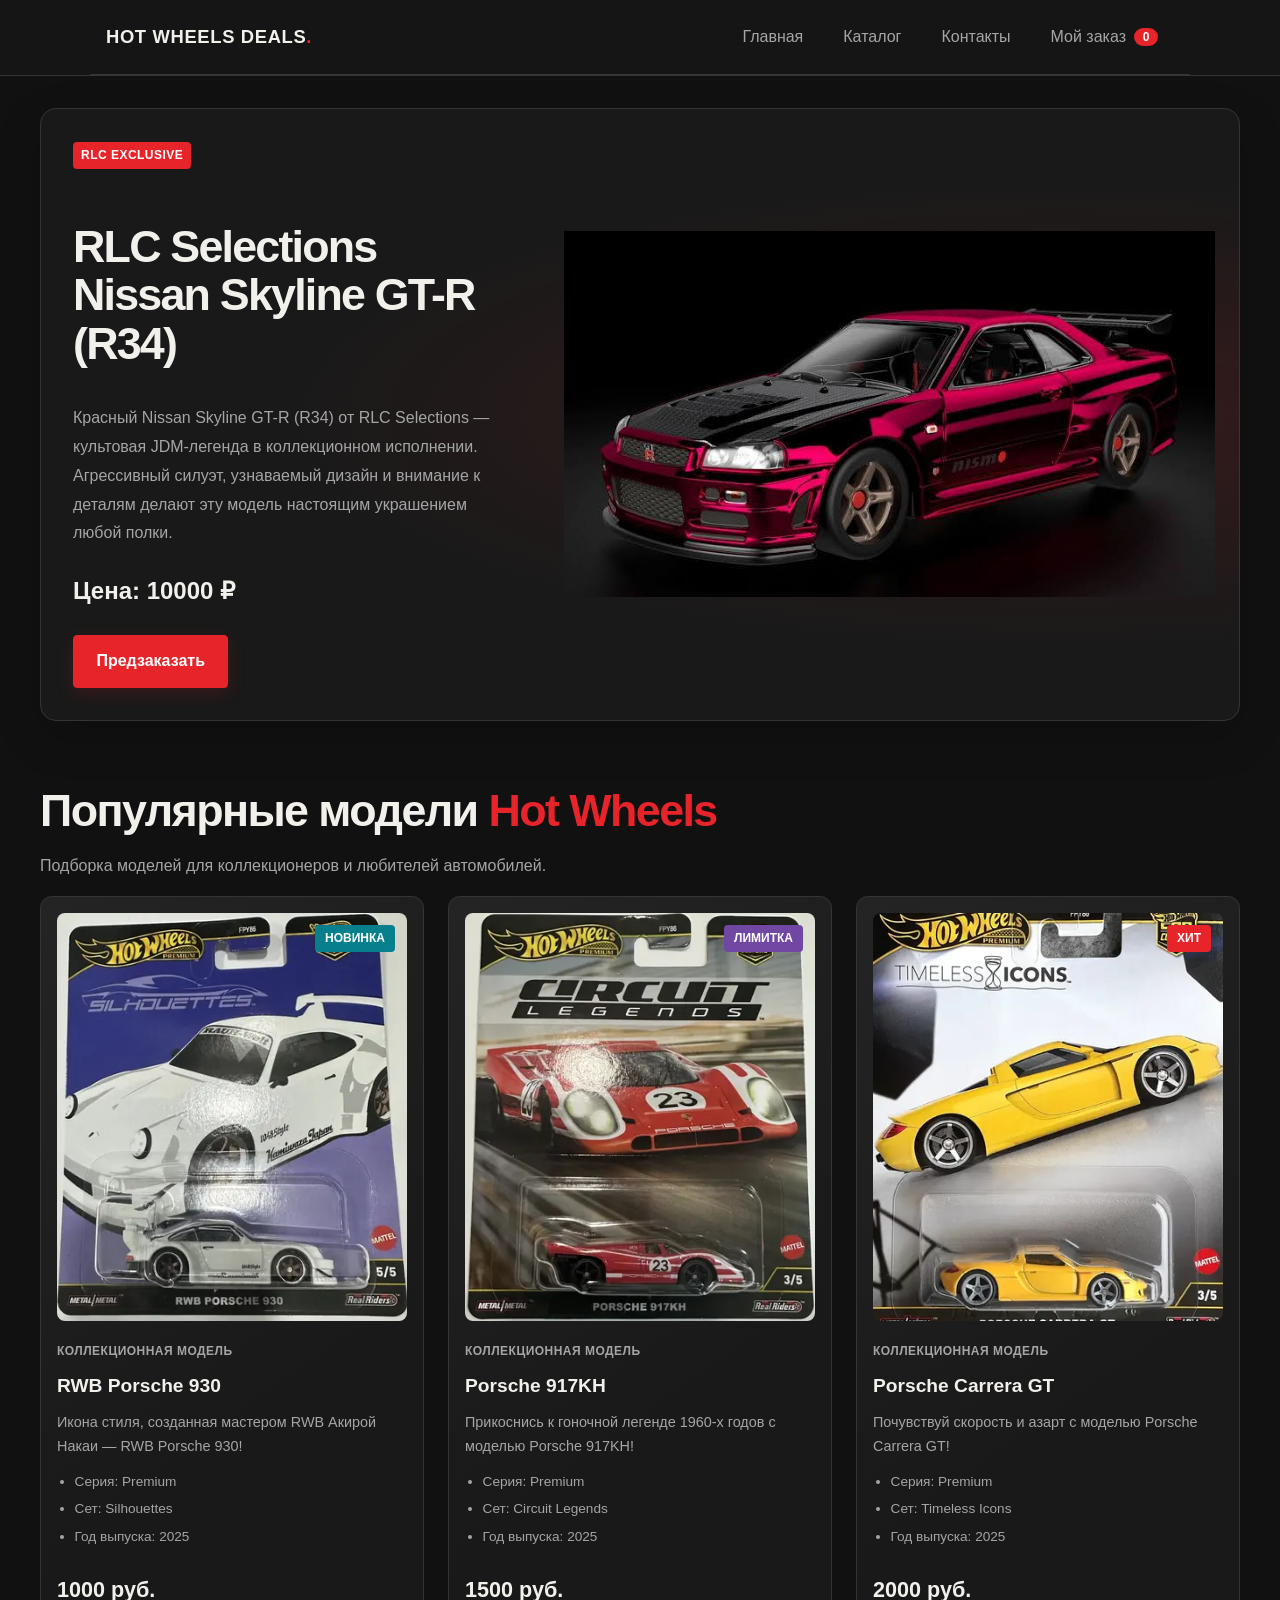
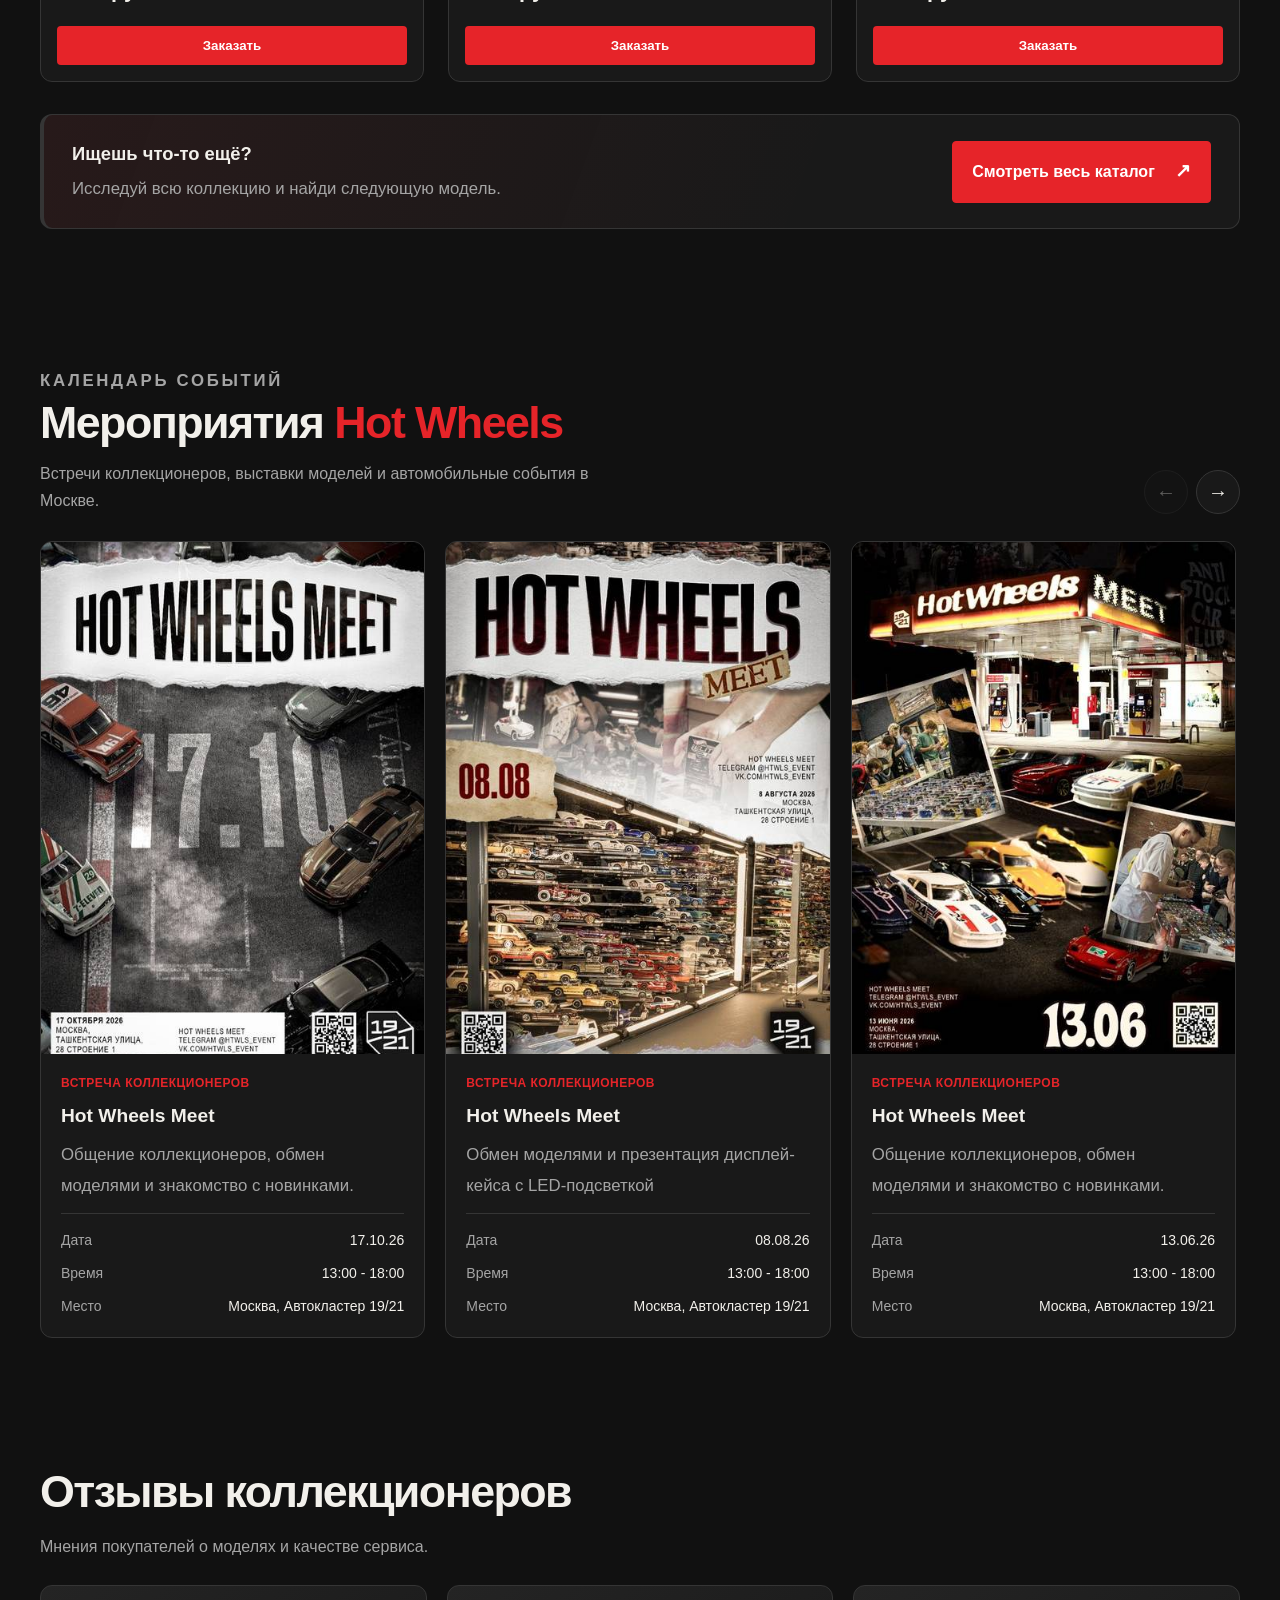
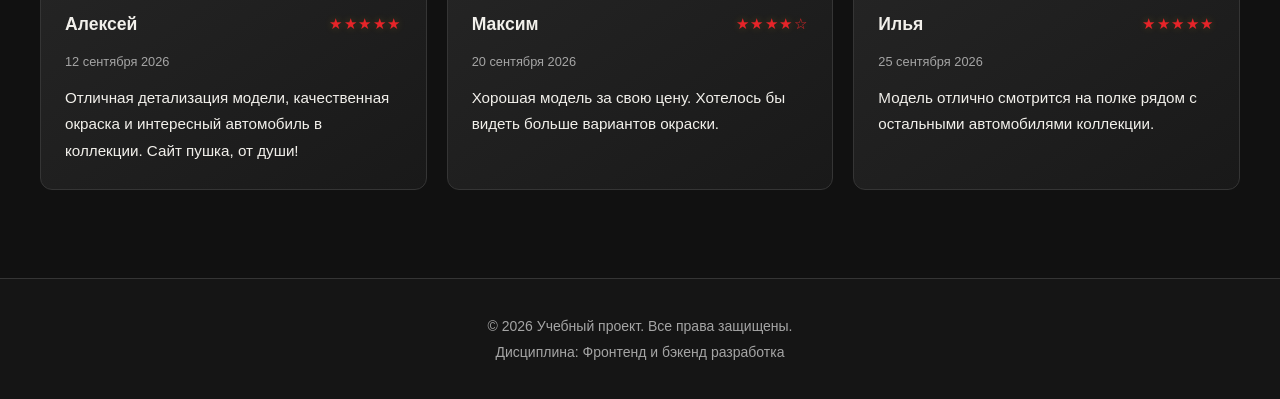
<file: index.html>
<!doctype html>
<html lang="ru">
  <head>
    <meta charset="UTF-8" />
    <meta name="viewport" content="width=device-width, initial-scale=1.0" />
    <title>Магазин моделей Hot Wheels Deals</title>
    <link rel="stylesheet" href="css/style.css" />
    <link rel="stylesheet" href="css/responsive.css" />
    <script src="js/main.js" defer></script>
    <meta property="og:type" content="website" />
    <meta property="og:title" content="Магазин моделей Hot Wheels Deals" />
    <meta
      property="og:description"
      content="Магазин моделей Hot Wheels Deals"
    />
    <meta
      property="og:image"
      content="https://username.github.io/kr1-html-css-shop/images/preview.jpg"
    />
  </head>

  <body>
    <header>
      <nav class="site-header" aria-label="Основная навигация">
        <a class="site-logo" href="index.html">
          HOT WHEELS DEALS<span class="site-logo__accent">.</span>
        </a>

        <ul class="site-nav__list">
          <li>
            <a class="site-nav__link" href="index.html">Главная</a>
          </li>
          <li>
            <a class="site-nav__link" href="catalog.html">Каталог</a>
          </li>
          <li>
            <a class="site-nav__link" href="contacts.html">Контакты</a>
          </li>
          <li>
            <a class="site-nav__link" href="order.html">
              Мой заказ
              <span
                class="cart-badge"
                id="cart-count"
                aria-label="Количество товаров в корзине"
                >0</span
              >
            </a>
          </li>
        </ul>
      </nav>
    </header>

    <main>
      <!-- Баннер предзаказа -->
      <section class="preorder-section">
        <div class="preorder-banner">
          <div class="preorder-banner__content">
            <span class="preorder-banner__badge"> RLC EXCLUSIVE </span>

            <h1>RLC Selections Nissan Skyline GT-R (R34)</h1>

            <p class="preorder-banner__lead">
              Красный Nissan Skyline GT-R (R34) от RLC Selections — культовая
              JDM-легенда в коллекционном исполнении. Агрессивный силуэт,
              узнаваемый дизайн и внимание к деталям делают эту модель настоящим
              украшением любой полки.
            </p>

            <p class="preorder-banner__price">Цена: 10000 ₽</p>

            <button
              class="preorder-banner__button"
              type="button"
              id="preorder-open"
            >
              Предзаказать
            </button>
          </div>

          <img
            src="images/products/skyline-r34-640.jpg"
            srcset="
              images/products/skyline-r34-320.jpg 320w,
              images/products/skyline-r34-480.jpg 480w,
              images/products/skyline-r34-640.jpg 640w,
              images/products/skyline-r34-739.jpg 739w
            "
            sizes="(max-width: 991px) 96vw, 58vw"
            alt="RLC Nissan Skyline R34"
            class="preorder-banner__image"
            fetchpriority="high"
            decoding="async"
          />
        </div>
      </section>

      <!-- Модальное окно предзаказа -->
      <dialog
        class="preorder-modal"
        id="preorder-modal"
        aria-labelledby="preorder-modal-title"
      >
        <div class="preorder-modal__header">
          <div>
            <p class="preorder-modal__eyebrow">RLC EXCLUSIVE</p>
            <h2 class="preorder-modal__heading" id="preorder-modal-title">
              Предзаказ скоро откроется
            </h2>
          </div>

          <button
            class="preorder-modal__close"
            type="button"
            id="preorder-close"
            aria-label="Закрыть"
          >
            &#10005;
          </button>
        </div>

        <div class="preorder-modal__body">
          <span class="preorder-modal__badge">COMING SOON</span>

          <h3 class="preorder-modal__title">Nissan Skyline GT-R (R34)</h3>

          <p class="preorder-modal__description">
            Красная легенда JDM в эксклюзивном исполнении RLC Selections.
            Готовь место в коллекции.
          </p>

          <div class="preorder-modal__notice">
            <span class="preorder-modal__notice-icon">!</span>
            <div>
              <strong>Предзаказ скоро откроется</strong>
              <p>
                Следи за обновлениями, чтобы не пропустить старт.
              </p>
            </div>
          </div>
        </div>

        <div class="preorder-modal__footer">
          <button
            class="button button--outline"
            type="button"
            data-preorder-close
          >
            Закрыть
          </button>
          <button class="button" type="button" data-preorder-close>
            Понятно, жду
          </button>
        </div>
      </dialog>

      <section class="section" id="popular">
        <div class="popular__header">
          <h2>Популярные модели <span>Hot Wheels</span></h2>

          <p class="popular__intro">
            Подборка моделей для коллекционеров и любителей автомобилей.
          </p>
        </div>

        <div class="product-grid">
          <!-- RWB Porsche 930 -->
          <article class="product-card">
            <a class="product-card__image-link" href="catalog.html">
              <img
                class="product-card__image"
                src="images/products/rwb-930-640.webp"
                srcset="
                  images/products/rwb-930-320.webp 320w,
                  images/products/rwb-930-400.webp 400w,
                  images/products/rwb-930-640.webp 640w,
                  images/products/rwb-930-800.webp 800w
                "
                sizes="(max-width: 575px) 88vw, (max-width: 991px) 46vw, (max-width: 1250px) 29vw, 350px"
                alt="Модель Hot Wheels RWB Porsche 930"
                width="800"
                height="912"
              />
              <span class="product-card__badge product-card__badge--new">
                Новинка
              </span>
            </a>

            <p class="product-card__category">Коллекционная модель</p>
            <h3 class="product-card__title">RWB Porsche 930</h3>

            <p class="product-card__description">
              Икона стиля, созданная мастером RWB Акирой Накаи — RWB Porsche
              930!
            </p>

            <ul class="product-card__specs">
              <li>Серия: Premium</li>
              <li>Сет: Silhouettes</li>
              <li>Год выпуска: 2025</li>
            </ul>

            <p class="product-card__price">1000 руб.</p>

            <button
              class="button product-card__button"
              type="button"
              data-product="RWB Porcshe 930"
            >
              Заказать
            </button>
          </article>

          <!-- Porsche 917KH -->
          <article class="product-card">
            <a class="product-card__image-link" href="catalog.html">
              <img
                class="product-card__image"
                src="images/products/917kh-640.webp"
                srcset="
                  images/products/917kh-320.webp 320w,
                  images/products/917kh-400.webp 400w,
                  images/products/917kh-640.webp 640w,
                  images/products/917kh-800.webp 800w
                "
                sizes="(max-width: 575px) 88vw, (max-width: 991px) 46vw, (max-width: 1250px) 29vw, 350px"
                alt="Модель Hot Wheels Porsche 917KH"
                width="800"
                height="944"
                loading="lazy"
              />
              <span class="product-card__badge product-card__badge--limited">
                Лимитка
              </span>
            </a>

            <p class="product-card__category">Коллекционная модель</p>
            <h3 class="product-card__title">Porsche 917KH</h3>

            <p class="product-card__description">
              Прикоснись к гоночной легенде 1960-х годов с моделью Porsche
              917KH!
            </p>

            <ul class="product-card__specs">
              <li>Серия: Premium</li>
              <li>Сет: Circuit Legends</li>
              <li>Год выпуска: 2025</li>
            </ul>

            <p class="product-card__price">1500 руб.</p>

            <button
              class="button product-card__button"
              type="button"
              data-product="Porcshe 917KH"
            >
              Заказать
            </button>
          </article>

          <!-- Porsche Carrera GT -->
          <article class="product-card">
            <a class="product-card__image-link" href="catalog.html">
              <img
                class="product-card__image"
                src="images/products/carrera-gt-640.webp"
                srcset="
                  images/products/carrera-gt-320.webp 320w,
                  images/products/carrera-gt-400.webp 400w,
                  images/products/carrera-gt-640.webp 640w,
                  images/products/carrera-gt-800.webp 800w
                "
                sizes="(max-width: 575px) 88vw, (max-width: 991px) 46vw, (max-width: 1250px) 29vw, 350px"
                alt="Модель Hot Wheels Porsche Carrera GT"
                width="800"
                height="996"
                loading="lazy"
              />
              <span class="product-card__badge product-card__badge--hit">
                Хит
              </span>
            </a>

            <p class="product-card__category">Коллекционная модель</p>
            <h3 class="product-card__title">Porsche Carrera GT</h3>

            <p class="product-card__description">
              Почувствуй скорость и азарт с моделью Porsche Carrera GT!
            </p>

            <ul class="product-card__specs">
              <li>Серия: Premium</li>
              <li>Сет: Timeless Icons</li>
              <li>Год выпуска: 2025</li>
            </ul>

            <p class="product-card__price">2000 руб.</p>

            <button
              class="button product-card__button"
              type="button"
              data-product="Porcshe Carrera GT"
            >
              Заказать
            </button>
          </article>
        </div>

        <div class="popular__catalog-link">
          <div class="popular__catalog-text">
            <span>Ищешь что-то ещё?</span>
            <p>Исследуй всю коллекцию и найди следующую модель.</p>
          </div>

          <a class="popular__catalog-button" href="catalog.html">
            Смотреть весь каталог
            <span aria-hidden="true">↗</span>
          </a>
        </div>
      </section>

      <!-- Мероприятия Hot Wheels в Москве -->
      <section class="section events" id="events">
        <div class="events__header">
          <div>
            <p class="events__eyebrow">КАЛЕНДАРЬ СОБЫТИЙ</p>
            <h2>Мероприятия <span>Hot Wheels</span></h2>
            <p class="events__intro">
              Встречи коллекционеров, выставки моделей и автомобильные события в
              Москве.
            </p>
          </div>

          <div class="events__controls">
            <button
              class="events__arrow"
              id="events-prev"
              type="button"
              aria-label="Предыдущие мероприятия"
            >
              &#8592;
            </button>
            <button
              class="events__arrow"
              id="events-next"
              type="button"
              aria-label="Следующие мероприятия"
            >
              &#8594;
            </button>
          </div>
        </div>

        <div class="events__viewport" id="events-viewport">
          <div class="events__track" id="events-track">
            <article class="event-card">
              <img
                class="event-card__poster"
                src="images/events/17_10-480.jpg"
                srcset="
                  images/events/17_10-320.jpg 320w,
                  images/events/17_10-480.jpg 480w,
                  images/events/17_10-640.jpg 640w,
                  images/events/17_10-905.jpg 905w
                "
                sizes="(max-width: 399px) 92vw, (max-width: 767px) 85vw, (max-width: 991px) 46vw, 30vw"
                alt="Афиша встречи коллекционеров Hot Wheels"
                width="905"
                height="1280"
                loading="lazy"
              />
              <div class="event-card__content">
                <span class="event-card__category">Встреча коллекционеров</span>
                <h3>Hot Wheels  Meet</h3>
                <p class="event-card__description">
                  Общение коллекционеров, обмен моделями и знакомство с
                  новинками.
                </p>
                <ul class="event-card__details">
                  <li><span>Дата</span> 17.10.26 </li>
                  <li><span>Время</span> 13:00 - 18:00</li>
                  <li><span>Место</span> Москва, Автокластер 19/21</li>
                </ul>
              </div>
            </article>

            <article class="event-card">
              <img
                class="event-card__poster"
                src="images/events/08_08-480.jpg"
                srcset="
                  images/events/08_08-320.jpg 320w,
                  images/events/08_08-480.jpg 480w,
                  images/events/08_08-640.jpg 640w,
                  images/events/08_08-905.jpg 905w
                "
                sizes="(max-width: 399px) 92vw, (max-width: 767px) 85vw, (max-width: 991px) 46vw, 30vw"
                alt="Афиша встречи коллекционеров Hot Wheels"
                width="905"
                height="1280"
                loading="lazy"
              />
              <div class="event-card__content">
                <span class="event-card__category">Встреча коллекционеров</span>
                <h3>Hot Wheels  Meet</h3>
                <p class="event-card__description">
                  Обмен моделями и презентация дисплей-кейса с LED-подсветкой
                </p>
                <ul class="event-card__details">
                  <li><span>Дата</span> 08.08.26 </li>
                  <li><span>Время</span> 13:00 - 18:00</li>
                  <li><span>Место</span> Москва, Автокластер 19/21</li>
                </ul>
              </div>
            </article>

            <article class="event-card">
              <img
                class="event-card__poster"
                src="images/events/13_06-480.jpg"
                srcset="
                  images/events/13_06-320.jpg 320w,
                  images/events/13_06-480.jpg 480w,
                  images/events/13_06-640.jpg 640w,
                  images/events/13_06-905.jpg 905w
                "
                sizes="(max-width: 399px) 92vw, (max-width: 767px) 85vw, (max-width: 991px) 46vw, 30vw"
                alt="Афиша встречи коллекционеров Hot Wheels"
                width="905"
                height="1280"
                loading="lazy"
              />
              <div class="event-card__content">
                <span class="event-card__category">Встреча коллекционеров</span>
                <h3>Hot Wheels  Meet</h3>
                <p class="event-card__description">
                  Общение коллекционеров, обмен моделями и знакомство с
                  новинками.
                </p>
                <ul class="event-card__details">
                  <li><span>Дата</span> 13.06.26 </li>
                  <li><span>Время</span> 13:00 - 18:00</li>
                  <li><span>Место</span> Москва, Автокластер 19/21</li>
                </ul>
              </div>
            </article>
            
            <article class="event-card">
              <img
                class="event-card__poster"
                src="images/events/25_04-480.jpg"
                srcset="
                  images/events/25_04-320.jpg 320w,
                  images/events/25_04-480.jpg 480w,
                  images/events/25_04-640.jpg 640w,
                  images/events/25_04-905.jpg 905w
                "
                sizes="(max-width: 399px) 92vw, (max-width: 767px) 85vw, (max-width: 991px) 46vw, 30vw"
                alt="Афиша встречи коллекционеров Hot Wheels"
                width="905"
                height="1280"
                loading="lazy"
              />
              <div class="event-card__content">
                <span class="event-card__category">Встреча коллекционеров</span>
                <h3>Hot Wheels  Meet</h3>
                <p class="event-card__description">
                  Общение коллекционеров, обмен моделями и знакомство с
                  новинками.
                </p>
                <ul class="event-card__details">
                  <li><span>Дата</span> 25.04.26 </li>
                  <li><span>Время</span> 13:00 - 18:00</li>
                  <li><span>Место</span> Москва, Автокластер 19/21</li>
                </ul>
              </div>
            </article>

            <article class="event-card">
              <img
                class="event-card__poster"
                src="images/events/28_02-480.jpg"
                srcset="
                  images/events/28_02-320.jpg 320w,
                  images/events/28_02-480.jpg 480w,
                  images/events/28_02-640.jpg 640w,
                  images/events/28_02-905.jpg 905w
                "
                sizes="(max-width: 399px) 92vw, (max-width: 767px) 85vw, (max-width: 991px) 46vw, 30vw"
                alt="Афиша встречи коллекционеров Hot Wheels"
                width="905"
                height="1280"
                loading="lazy"
              />
              <div class="event-card__content">
                <span class="event-card__category">Встреча коллекционеров</span>
                <h3>Hot Wheels  Meet</h3>
                <p class="event-card__description">
                  Выставка-продажа свежих моделей Hot Wheels
                </p>
                <ul class="event-card__details">
                  <li><span>Дата</span> 28.02.26 </li>
                  <li><span>Время</span> 13:00 - 18:00</li>
                  <li><span>Место</span> Москва, Автокластер 19/21</li>
                </ul>
              </div>
            </article>
          </div>
        </div>
      </section>

      <section class="section reviews" id="reviews">
        <h2>Отзывы коллекционеров</h2>

        <p class="reviews__intro">
          Мнения покупателей о моделях и качестве сервиса.
        </p>

        <div class="reviews__grid">
          <article class="review-card">
            <div class="review-card__header">
              <h3>Алексей</h3>
              <p class="review-card__rating" aria-label="Оценка: 5 из 5">
                ★★★★★
              </p>
            </div>

            <p class="review-card__date">12 сентября 2026</p>

            <p>
              Отличная детализация модели, качественная окраска и интересный
              автомобиль в коллекции. Сайт пушка, от души!
            </p>
          </article>

          <article class="review-card">
            <div class="review-card__header">
              <h3>Максим</h3>
              <p class="review-card__rating" aria-label="Оценка: 4 из 5">
                ★★★★☆
              </p>
            </div>

            <p class="review-card__date">20 сентября 2026</p>

            <p>
              Хорошая модель за свою цену. Хотелось бы видеть больше вариантов
              окраски.
            </p>
          </article>

          <article class="review-card">
            <div class="review-card__header">
              <h3>Илья</h3>
              <p class="review-card__rating" aria-label="Оценка: 5 из 5">
                ★★★★★
              </p>
            </div>

            <p class="review-card__date">25 сентября 2026</p>

            <p>
              Модель отлично смотрится на полке рядом с остальными автомобилями
              коллекции.
            </p>
          </article>
        </div>
      </section>
    </main>

    <footer id="contacts">
      <p>&copy; 2026 Учебный проект. Все права защищены.</p>
      <p>Дисциплина: Фронтенд и бэкенд разработка</p>
    </footer>

    <dialog
      class="order-dialog"
      id="order-dialog"
      aria-labelledby="order-dialog-title"
    >
      <h2 id="order-dialog-title">Оформление заявки</h2>

      <form
        class="order-form"
        id="order-form"
        action="#"
        method="post"
        novalidate
      >
        <input id="selected-product" name="selected-product" type="hidden" />

        <div class="form-field">
          <label for="order-name">Имя</label>
          <input
            id="order-name"
            name="name"
            type="text"
            placeholder="Введите ваше имя"
            minlength="2"
            autocomplete="given-name"
            required
          />
        </div>

        <div class="form-field">
          <label for="order-email">E-mail</label>
          <input
            id="order-email"
            name="email"
            type="email"
            placeholder="example@mail.ru"
            autocomplete="email"
            required
          />
        </div>

        <div class="form-field">
          <label for="order-phone">Телефон</label>
          <input
            id="order-phone"
            name="phone"
            type="tel"
            inputmode="tel"
            placeholder="+7 (900) 000-00-00"
            pattern="^\+7 \(\d{3}\) \d{3}-\d{2}-\d{2}$"
            required
          />
          <small>Формат: +7 (900) 000-00-00</small>
        </div>

        <div class="form-field">
          <label for="order-date">Дата связи</label>
          <input id="order-date" name="date" type="date" />
        </div>

        <div class="form-field">
          <label for="order-topic">Тема заявки</label>
          <select id="order-topic" name="topic" required>
            <option value="">Выберите тему</option>
            <option value="product">Заказ товара</option>
            <option value="consultation">Консультация</option>
            <option value="delivery">Доставка</option>
          </select>
        </div>

        <div class="form-field">
          <label for="order-comment">Комментарий</label>
          <textarea
            id="order-comment"
            name="comment"
            rows="4"
            placeholder="Укажите дополнительную информацию"
          ></textarea>
        </div>

        <div class="form-field form-field--checkbox">
          <label>
            <input
              id="order-agreement"
              name="agreement"
              type="checkbox"
              required
            />
            Я согласен на обработку данных
          </label>
        </div>

        <div class="form-actions">
          <button type="button" id="close-order-dialog">Закрыть</button>
          <button type="submit">Отправить заявку</button>
        </div>
      </form>
    </dialog>

    <p class="success-message" id="success-message" hidden>
      Форма успешно отправлена!
    </p>
    <script src="js/cart-counter.js"></script>
    <script src="js/events.js"></script>
  </body>
</html>
</file>
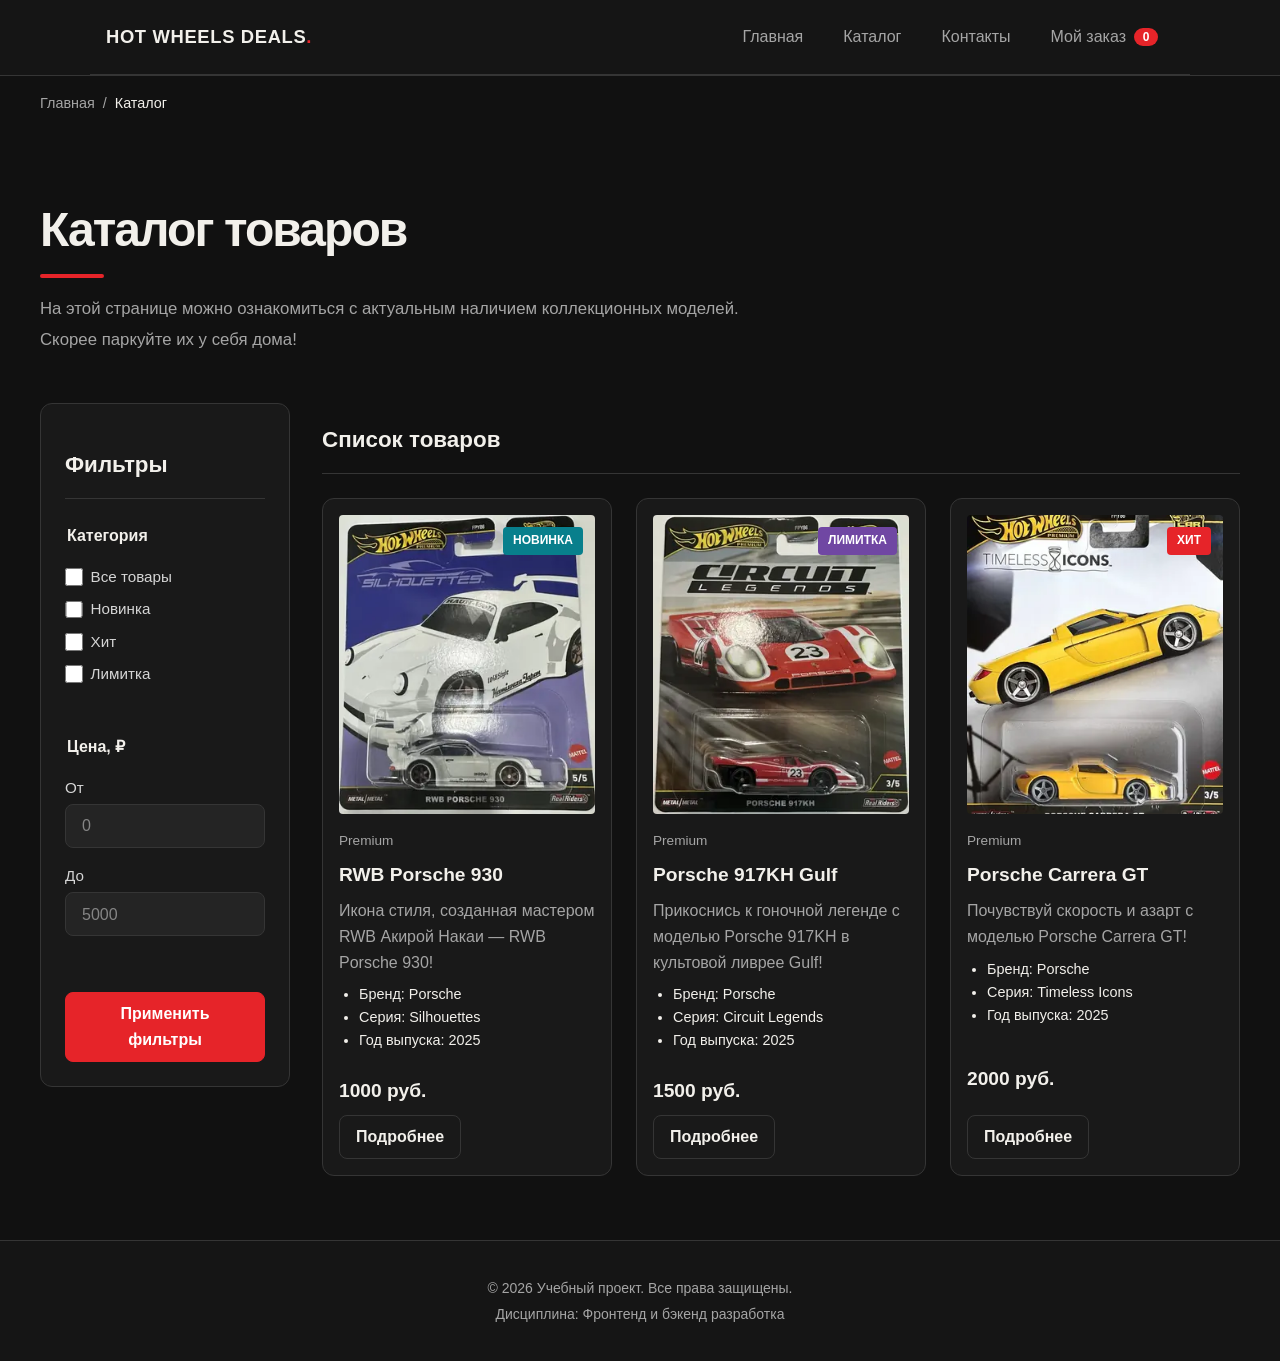
<file: catalog.html>
<!doctype html>
<html lang="ru">
  <head>
    <meta charset="UTF-8" />
    <meta name="viewport" content="width=device-width, initial-scale=1.0" />
    <meta
      name="description"
      content="Каталог товаров учебного интернет-магазина."
    />

    <title>Каталог товаров — Учебный интернет-магазин</title>

    <link rel="stylesheet" href="css/style.css" />
    <link rel="stylesheet" href="css/responsive.css" />

    <meta property="og:type" content="website" />
    <meta property="og:title" content="Учебный интернет-магазин" />
    <meta
      property="og:description"
      content="Учебный frontend-проект интернет-магазина."
    />
    <meta
      property="og:image"
      content="https://username.github.io/kr1-html-css-shop/images/preview.jpg"
    />
  </head>

  <body>
    <header>
      <nav class="site-header" aria-label="Основная навигация">
        <a class="site-logo" href="index.html">
          HOT WHEELS DEALS<span class="site-logo__accent">.</span>
        </a>

        <ul class="site-nav__list">
          <li>
            <a class="site-nav__link" href="index.html">Главная</a>
          </li>
          <li>
            <a class="site-nav__link" href="catalog.html">Каталог</a>
          </li>
          <li>
            <a class="site-nav__link" href="contacts.html">Контакты</a>
          </li>
          <li>
            <a class="site-nav__link" href="order.html">
              Мой заказ
              <span
                class="cart-badge"
                id="cart-count"
                aria-label="Количество товаров в корзине"
                >0</span
              >
            </a>
          </li>
        </ul>
      </nav>
    </header>

    <main>
      <nav class="breadcrumbs" aria-label="Навигационная цепочка">
        <ol class="breadcrumbs__list">
          <li class="breadcrumbs__item">
            <a href="index.html">Главная</a>
          </li>
          <li class="breadcrumbs__item breadcrumbs__item--current" aria-current="page">
            Каталог
          </li>
        </ol>
      </nav>

      <section class="section">
        <h1>Каталог товаров</h1>
        <p>
          На этой странице можно ознакомиться с актуальным наличием
          коллекционных моделей. Скорее паркуйте их у себя дома!
        </p>
      </section>

      <section class="catalog-layout">
        <aside class="catalog-filters">
          <h2>Фильтры</h2>

          <form class="filters-form" action="#" method="get">
            <fieldset>
              <legend>Категория</legend>

              <label class="filters-form__option" for="category-all">
                <input
                  type="checkbox"
                  name="category"
                  value="all"
                  id="category-all"
                />
                Все товары
              </label>

              <label class="filters-form__option" for="category-new">
                <input
                  type="checkbox"
                  name="category"
                  value="new"
                  id="category-new"
                />
                Новинка
              </label>

              <label class="filters-form__option" for="category-hit">
                <input
                  type="checkbox"
                  name="category"
                  value="hit"
                  id="category-hit"
                />
                Хит
              </label>

              <label class="filters-form__option" for="category-limited">
                <input
                  type="checkbox"
                  name="category"
                  value="limited"
                  id="category-limited"
                />
                Лимитка
              </label>
            </fieldset>

            <fieldset>
              <legend>Цена, ₽</legend>

              <div class="filters-form__group">
                <label class="filters-form__label" for="price-from">От</label>
                <input
                  class="filters-form__input"
                  id="price-from"
                  name="price-from"
                  type="number"
                  min="0"
                  placeholder="0"
                />
              </div>

              <div class="filters-form__group">
                <label class="filters-form__label" for="price-to">До</label>
                <input
                  class="filters-form__input"
                  id="price-to"
                  name="price-to"
                  type="number"
                  min="0"
                  placeholder="5000"
                />
              </div>
            </fieldset>

            <button class="filters-form__submit" type="submit">
              Применить фильтры
            </button>
          </form>
        </aside>

        <section class="catalog-products">
          <h2>Список товаров</h2>

          <div class="product-grid">
            <!-- Карточка 1: RWB Porsche 930 -->
            <article class="product-card">
              <div class="product-card__image-wrapper">
                <img
                  class="product-card__image"
                  src="images/products/rwb-930-640.webp"
                  srcset="
                    images/products/rwb-930-320.webp 320w,
                    images/products/rwb-930-400.webp 400w,
                    images/products/rwb-930-640.webp 640w,
                    images/products/rwb-930-800.webp 800w
                  "
                  sizes="(max-width: 575px) 72vw, (max-width: 767px) 46vw, (max-width: 1199px) 26vw, 22vw"
                  alt="Белая модель RWB Porsche 930 Hot Wheels"
                  width="800"
                  height="912"
                />

                <span class="product-card__badge product-card__badge--new">
                  Новинка
                </span>
              </div>

              <p class="product-card__category">Premium</p>
              <h3 class="product-card__title">RWB Porsche 930</h3>

              <p class="product-card__description">
                Икона стиля, созданная мастером RWB Акирой Накаи — RWB Porsche
                930!
              </p>

              <ul class="product-card__specs">
                <li>Бренд: Porsche</li>
                <li>Серия: Silhouettes</li>
                <li>Год выпуска: 2025</li>
              </ul>

              <p class="product-card__price">1000 руб.</p>
              <a
                class="button button--outline product-card__link"
                href="product.html?id=porsche-930-rwb-silhouettes"
              >
                Подробнее
              </a>
            </article>

            <!-- Карточка 2: Porsche 917KH Gulf -->
            <article class="product-card">
              <div class="product-card__image-wrapper">
                <img
                  class="product-card__image"
                  src="images/products/917kh-640.webp"
                  srcset="
                    images/products/917kh-320.webp 320w,
                    images/products/917kh-400.webp 400w,
                    images/products/917kh-640.webp 640w,
                    images/products/917kh-800.webp 800w
                  "
                  sizes="(max-width: 575px) 72vw, (max-width: 767px) 46vw, (max-width: 1199px) 26vw, 22vw"
                  alt="Porsche 917KH в гоночной ливрее Gulf"
                  width="800"
                  height="944"
                />

                <span class="product-card__badge product-card__badge--limited">
                  Лимитка
                </span>
              </div>

              <p class="product-card__category">Premium</p>
              <h3 class="product-card__title">Porsche 917KH Gulf</h3>

              <p class="product-card__description">
                Прикоснись к гоночной легенде с моделью Porsche 917KH в
                культовой ливрее Gulf!
              </p>

              <ul class="product-card__specs">
                <li>Бренд: Porsche</li>
                <li>Серия: Circuit Legends</li>
                <li>Год выпуска: 2025</li>
              </ul>

              <p class="product-card__price">1500 руб.</p>
              <a
                class="button button--outline product-card__link"
                href="product.html?id=porsche-917kh-gulf"
              >
                Подробнее
              </a>
            </article>

            <!-- Карточка 3: Porsche Carrera GT -->
            <article class="product-card">
              <div class="product-card__image-wrapper">
                <img
                  class="product-card__image"
                  src="images/products/carrera-gt-640.webp"
                  srcset="
                    images/products/carrera-gt-320.webp 320w,
                    images/products/carrera-gt-400.webp 400w,
                    images/products/carrera-gt-640.webp 640w,
                    images/products/carrera-gt-800.webp 800w
                  "
                  sizes="(max-width: 575px) 72vw, (max-width: 767px) 46vw, (max-width: 1199px) 26vw, 22vw"
                  alt="Porsche Carrera GT Hot Wheels"
                  width="800"
                  height="996"
                />

                <span class="product-card__badge product-card__badge--hit">
                  Хит
                </span>
              </div>

              <p class="product-card__category">Premium</p>
              <h3 class="product-card__title">Porsche Carrera GT</h3>

              <p class="product-card__description">
                Почувствуй скорость и азарт с моделью Porsche Carrera GT!
              </p>

              <ul class="product-card__specs">
                <li>Бренд: Porsche</li>
                <li>Серия: Timeless Icons</li>
                <li>Год выпуска: 2025</li>
              </ul>

              <p class="product-card__price">2000 руб.</p>
              <a
                class="button button--outline product-card__link"
                href="product.html?id=porsche-carrera-gt"
              >
                Подробнее
              </a>
            </article>
          </div>
        </section>
      </section>
    </main>

    <footer>
      <p>&copy; 2026 Учебный проект. Все права защищены.</p>
      <p>Дисциплина: Фронтенд и бэкенд разработка</p>
    </footer>

    <script src="js/cart-counter.js"></script>
  </body>
</html>
</file>
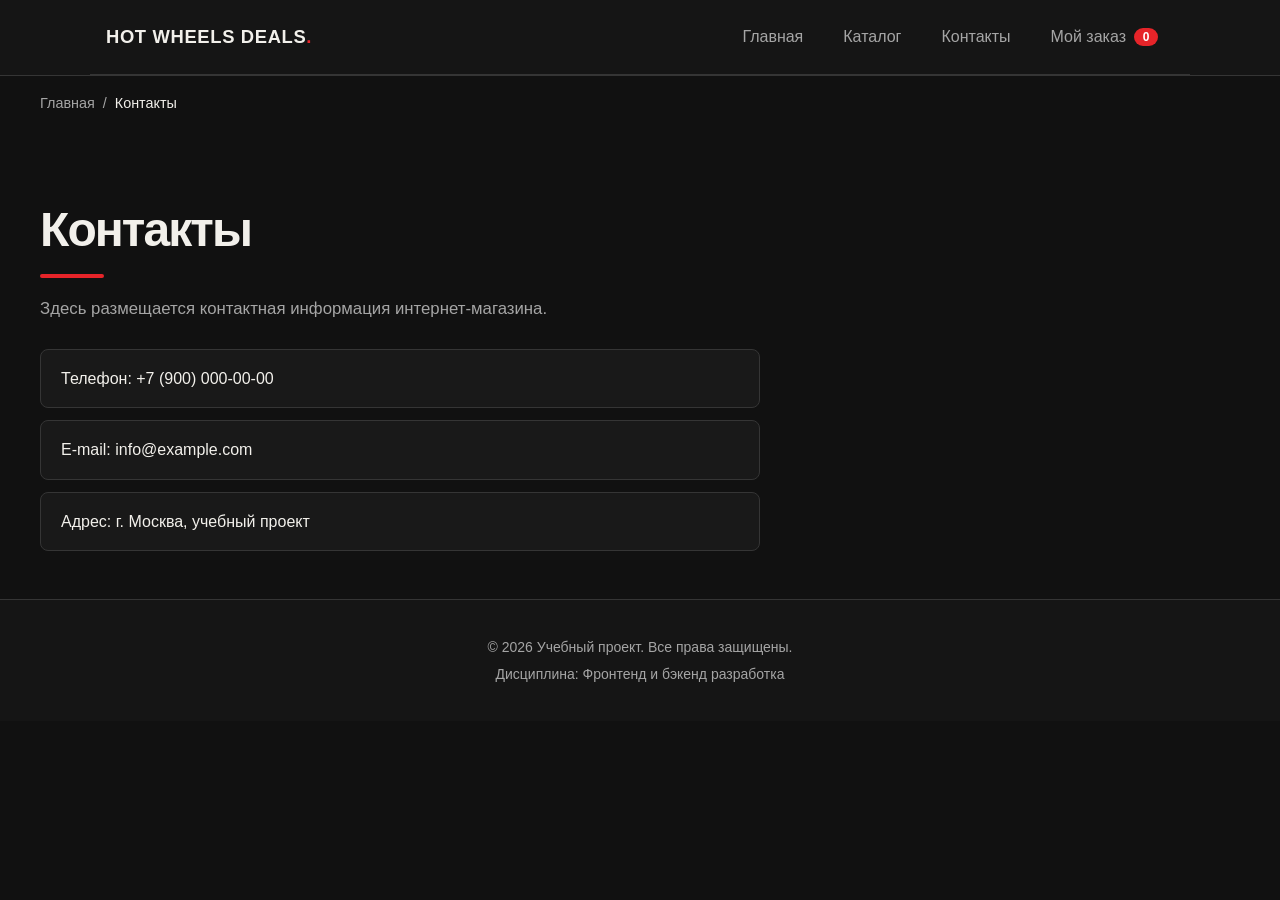
<file: contacts.html>
<!doctype html>
<html lang="ru">
  <head>
    <meta charset="UTF-8" />
    <meta name="viewport" content="width=device-width, initial-scale=1.0" />
    <meta
      name="description"
      content="Контактная информация учебного интернет-магазина."
    />
    <title>Контакты — Учебный интернет-магазин</title>
    <link rel="stylesheet" href="css/style.css" />
    <link rel="stylesheet" href="css/responsive.css" />
    <meta property="og:type" content="website" />
    <meta property="og:title" content="Учебный интернет-магазин" />
    <meta
      property="og:description"
      content="Учебный frontend-проект интернет-магазина."
    />
    <meta
      property="og:image"
      content="https://username.github.io/kr1-html-css-shop/images/preview.jpg"
    />
  </head>

  <body>
    <header>
      <nav class="site-header" aria-label="Основная навигация">
        <a class="site-logo" href="index.html">
          HOT WHEELS DEALS<span class="site-logo__accent">.</span>
        </a>

        <ul class="site-nav__list">
          <li>
            <a class="site-nav__link" href="index.html">Главная</a>
          </li>
          <li>
            <a class="site-nav__link" href="catalog.html">Каталог</a>
          </li>
          <li>
            <a class="site-nav__link" href="contacts.html">Контакты</a>
          </li>
          <li>
            <a class="site-nav__link" href="order.html">
              Мой заказ
              <span
                class="cart-badge"
                id="cart-count"
                aria-label="Количество товаров в корзине"
                >0</span
              >
            </a>
          </li>
        </ul>
      </nav>
    </header>

    <main>
      <nav class="breadcrumbs" aria-label="Навигационная цепочка">
        <ol class="breadcrumbs__list">
          <li class="breadcrumbs__item">
            <a href="index.html">Главная</a>
          </li>
          <li
            class="breadcrumbs__item breadcrumbs__item--current"
            aria-current="page"
          >
            Контакты
          </li>
        </ol>
      </nav>

      <section class="section">
        <h1>Контакты</h1>
        <p>
          Здесь размещается контактная информация интернет-магазина.
        </p>

        <ul>
          <li>Телефон: +7 (900) 000-00-00</li>
          <li>E-mail: info@example.com</li>
          <li>Адрес: г. Москва, учебный проект</li>
        </ul>
      </section>
    </main>

    <footer>
      <p>&copy; 2026 Учебный проект. Все права защищены.</p>
      <p>Дисциплина: Фронтенд и бэкенд разработка</p>
    </footer>

    <script src="js/cart-counter.js"></script>
  </body>
</html>
</file>
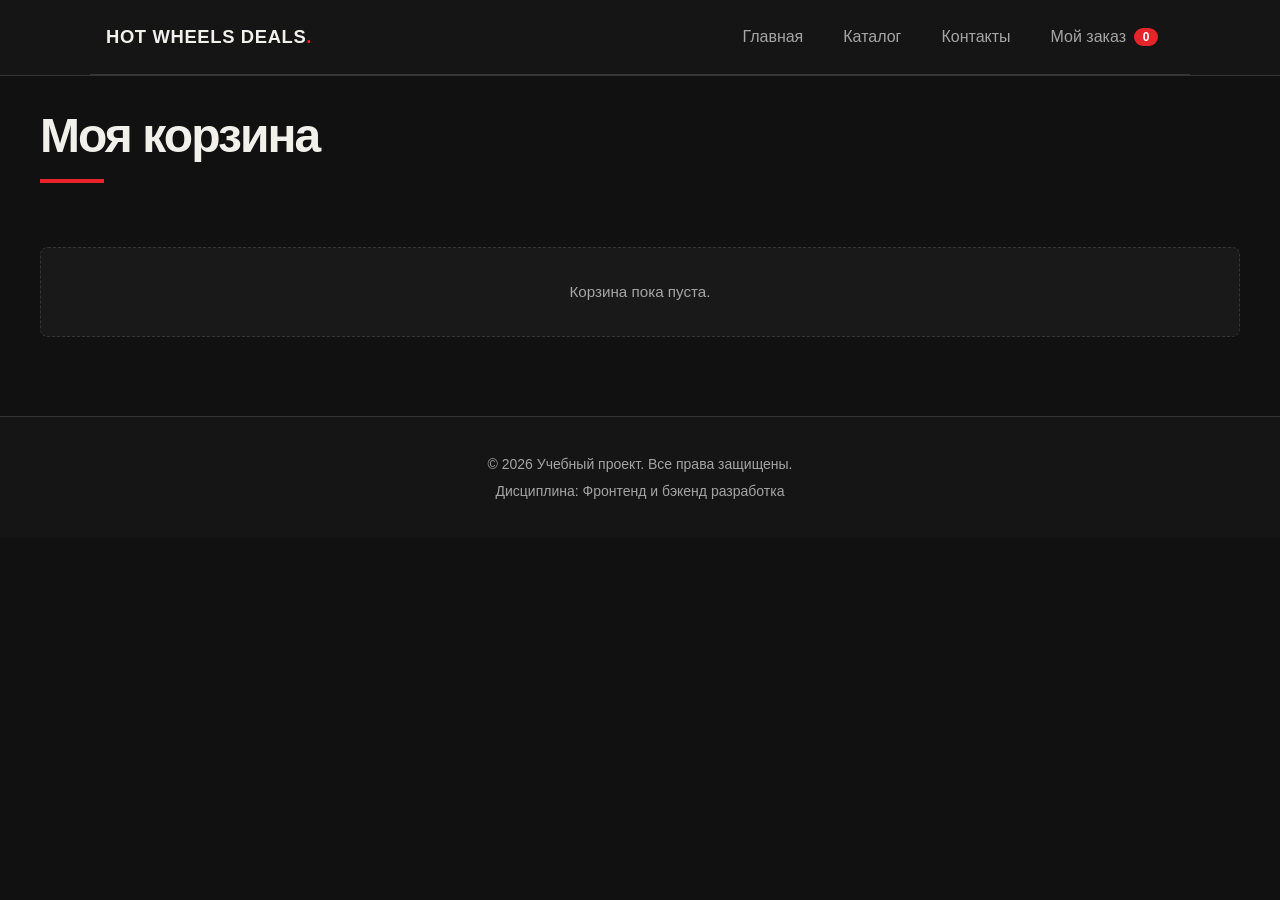
<file: order.html>
<!doctype html>
<html lang="ru">
  <head>
    <meta charset="UTF-8" />
    <meta name="viewport" content="width=device-width, initial-scale=1.0" />
    <title>Моя корзина — Hot Wheels Deals</title>

    <link rel="stylesheet" href="css/style.css" />
    <link rel="stylesheet" href="css/responsive.css" />
  </head>
  <body>
    <header>
      <nav class="site-header" aria-label="Основная навигация">
        <a class="site-logo" href="index.html">
          HOT WHEELS DEALS<span class="site-logo__accent">.</span>
        </a>

        <ul class="site-nav__list">
          <li>
            <a class="site-nav__link" href="index.html">Главная</a>
          </li>
          <li>
            <a class="site-nav__link" href="catalog.html">Каталог</a>
          </li>
          <li>
            <a class="site-nav__link" href="contacts.html">Контакты</a>
          </li>
          <li>
            <a class="site-nav__link" href="order.html">
              Мой заказ
              <span
                class="cart-badge"
                id="cart-count"
                aria-label="Количество товаров в корзине"
                >0</span
              >
            </a>
          </li>
        </ul>
      </nav>
    </header>

    <main class="cart-page">
      <h1>Моя корзина</h1>

      <div id="cart-items"></div>

      <div id="cart-empty">Корзина пока пуста.</div>

      <div id="cart-summary" hidden>
        <h2>Итого: <span id="cart-total">0</span> ₽</h2>

        <button class="button button--danger-outline" id="clear-cart">
          Очистить корзину
        </button>

        <form id="order-form">
          <h2>Оформление заказа</h2>

          <div class="order-form__field">
            <label class="order-form__label" for="customer-name">Имя</label>
            <input
              class="order-form__input"
              type="text"
              id="customer-name"
              name="name"
              placeholder="Введите ваше имя"
              required
            />
          </div>

          <div class="order-form__field">
            <label class="order-form__label" for="customer-email">
              Электронная почта
            </label>
            <input
              class="order-form__input"
              type="email"
              id="customer-email"
              name="email"
              placeholder="example@mail.com"
              required
            />
          </div>

          <div class="order-form__field">
            <label class="order-form__label" for="customer-address">
              Адрес доставки
            </label>
            <textarea
              class="order-form__input"
              id="customer-address"
              name="address"
              rows="3"
              placeholder="Город, улица, дом, квартира"
              required
            ></textarea>
          </div>

          <button class="button" type="submit">Подтвердить заказ</button>
        </form>
      </div>
      <p id="order-message" role="status" aria-live="polite"></p>
    </main>

    <footer>
      <p>&copy; 2026 Учебный проект. Все права защищены.</p>
      <p>Дисциплина: Фронтенд и бэкенд разработка</p>
    </footer>

    <script src="js/order.js"></script>
    <script src="js/cart-counter.js"></script>
  </body>
</html>
</file>
<file: css/style.css>
/* ==========================================================================
   1. Переменные проекта
   ========================================================================== */

:root {
  /* Цвета */
  --color-bg: #111111;
  --color-text: #f2f0eb;
  --color-muted: #a5a5a5;
  --color-primary: #e62429;
  --color-primary-dark: #bd171d;
  --color-border: #353535;
  --color-surface: #191919;
  --color-surface-accent: #242424;
  --color-success: #45b36b;
  --color-success-bg: #17251b;
  --color-white: #ffffff;

  /* Отступы */
  --space-xs: 4px;
  --space-sm: 8px;
  --space-md: 16px;
  --space-lg: 24px;
  --space-xl: 32px;

  /* Скругления */
  --radius-sm: 4px;
  --radius-md: 8px;
  --radius-lg: 12px;

  /* Размеры */
  --container-width: 1200px;
}


/* ==========================================================================
   2. Сброс и базовые стили
   ========================================================================== */

* {
  box-sizing: border-box;
}

/*
  Атрибут hidden должен скрывать элемент надёжнее любого класса оформления.
*/
[hidden] {
  display: none !important;
}

html {
  scroll-behavior: smooth;
}

body {
  margin: 0;
  font-family: Arial, sans-serif;
  line-height: 1.6;
  color: var(--color-text);
  background-color: var(--color-bg);
}

a {
  color: var(--color-text);
}

a:hover {
  color: var(--color-primary);
}

a:focus-visible {
  outline: 2px solid var(--color-primary);
  outline-offset: 3px;
}


/* ==========================================================================
   3. Общие компоненты
   ========================================================================== */

/* --------------------------------------------------------------------------
   3.1. Кнопки
   -------------------------------------------------------------------------- */

/*
  Базовая кнопка. Применяется и к <button>, и к ссылкам,
  которые визуально выглядят как кнопка.
*/
.button {
  display: inline-block;
  padding: var(--space-sm) var(--space-md);
  color: var(--color-white);
  background-color: var(--color-primary);
  text-decoration: none;
  border: none;
  border-radius: var(--radius-sm);
  cursor: pointer;
}

.button:hover {
  background-color: var(--color-primary-dark);
}

.button:focus-visible {
  outline: 2px solid var(--color-primary);
  outline-offset: 3px;
}

.button:disabled {
  opacity: 0.6;
  cursor: not-allowed;
}

/*
  Второстепенная кнопка — только рамка.
*/
.button--outline {
  background-color: transparent;
  border: 1px solid var(--color-border);
  color: var(--color-text);
}

.button--outline:hover {
  background-color: var(--color-text);
  border-color: var(--color-text);
  color: var(--color-bg);
}

/*
  Квадратная кнопка с символом: управление количеством в корзине.
*/
.button--icon {
  min-width: 34px;
  min-height: 34px;
  padding: var(--space-xs);
  background-color: transparent;
  border: 1px solid var(--color-border);
  border-radius: var(--radius-sm);
  color: var(--color-text);
  font: inherit;
  line-height: 1;
  cursor: pointer;
  transition:
    background-color 0.2s ease,
    border-color 0.2s ease,
    color 0.2s ease;
}

.button--icon:hover {
  background-color: var(--color-surface-accent);
  border-color: var(--color-text);
}

.button--icon:focus-visible {
  outline: 2px solid var(--color-primary);
  outline-offset: 2px;
}

/*
  Кнопка удаления позиции из корзины.
*/
.button--danger-outline {
  padding: var(--space-sm) var(--space-md);
  background-color: transparent;
  border: 1px solid rgba(230, 36, 41, 0.5);
  border-radius: var(--radius-sm);
  color: #ff7377;
  font: inherit;
  font-weight: 600;
  white-space: nowrap;
  cursor: pointer;
  transition:
    background-color 0.2s ease,
    border-color 0.2s ease,
    color 0.2s ease;
}

.button--danger-outline:hover {
  background-color: var(--color-primary);
  border-color: var(--color-primary);
  color: var(--color-white);
}

.button--danger-outline:focus-visible {
  outline: 2px solid var(--color-primary);
  outline-offset: 2px;
}

/* --------------------------------------------------------------------------
   3.2. Счётчик корзины
   -------------------------------------------------------------------------- */

/*
  Число товаров рядом с пунктом меню «Мой заказ».
*/
.cart-badge {
  display: inline-block;
  min-width: 1.5rem;
  padding: 0.25em 0.5em;
  border-radius: 999px;
  background-color: var(--color-primary);
  color: var(--color-white);
  font-size: 0.75rem;
  font-weight: 700;
  line-height: 1;
  text-align: center;
}

/* --------------------------------------------------------------------------
   3.3. Секция страницы
   -------------------------------------------------------------------------- */

.section {
  max-width: var(--container-width);
  margin: 0 auto var(--space-xl);
}

.section h2 {
  margin-top: 0;
}

/* --------------------------------------------------------------------------
   3.4. Хлебные крошки
   -------------------------------------------------------------------------- */

.breadcrumbs {
  width: min(calc(100% - 2rem), var(--container-width));
  margin: 0 auto var(--space-md);
  padding-top: var(--space-md);
  font-size: 0.9rem;
  color: var(--color-muted);
}

.breadcrumbs__list {
  display: flex;
  flex-wrap: wrap;
  align-items: center;
  gap: var(--space-sm);
  padding: 0;
  margin: 0;
  list-style: none;
}

.breadcrumbs__item {
  display: flex;
  align-items: center;
  gap: var(--space-sm);
}

/*
  Разделитель между пунктами крошек.
*/
.breadcrumbs__item + .breadcrumbs__item::before {
  content: "/";
  color: var(--color-muted);
}

.breadcrumbs a {
  color: var(--color-muted);
  text-decoration: none;
  transition: color 0.2s ease;
}

.breadcrumbs a:hover {
  color: var(--color-primary);
}

/*
  Текущая страница в цепочке.
*/
.breadcrumbs__item--current {
  color: var(--color-text);
}


/* ==========================================================================
   4. Шапка и навигация
   ========================================================================== */

header {
  position: sticky;
  top: 0;
  z-index: 1030;
  background-color: #151515;
  border-bottom: 1px solid var(--color-border);
}

/*
  Внутренняя раскладка шапки: логотип и меню по краям.
  Ширина ограничена, чтобы содержимое не растягивалось на широких экранах.
*/
.site-header {
  display: flex;
  flex-wrap: wrap;
  align-items: center;
  justify-content: space-between;
  gap: var(--space-md);
  max-width: 1100px;
  margin: 0 auto;
  padding: var(--space-md);
  border-bottom: 1px solid var(--color-border);
  background-color: #151515;
}

/*
  Текстовый логотип.
*/
.site-logo {
  font-size: 1.15rem;
  font-weight: 700;
  letter-spacing: 0.035em;
  text-decoration: none;
  color: var(--color-text);
}

/*
  Красная точка в конце логотипа.
*/
.site-logo__accent {
  color: var(--color-primary);
}

/*
  Список пунктов меню без стандартных маркеров и отступов.
*/
.site-nav__list {
  display: flex;
  flex-wrap: wrap;
  align-items: center;
  gap: var(--space-sm);
  padding: 0;
  margin: 0;
  list-style: none;
}

.site-nav__link {
  display: inline-flex;
  align-items: center;
  gap: var(--space-sm);
  padding: var(--space-sm) var(--space-md);
  color: var(--color-muted);
  text-decoration: none;
  border-radius: var(--radius-sm);
  transition:
    color 0.2s ease,
    background-color 0.2s ease;
}

.site-nav__link:hover,
.site-nav__link:focus-visible {
  color: var(--color-white);
  background-color: var(--color-surface-accent);
}


/* ==========================================================================
   5. Подвал
   ========================================================================== */

footer {
  margin-top: 2rem;
  padding: 2rem 1rem;
  background-color: #151515;
  border-top: 1px solid var(--color-border);
  color: var(--color-muted);
  text-align: center;
}

footer p {
  margin: 0.25rem 0;
  font-size: 0.875rem;
  line-height: 1.6;
}


/* ==========================================================================
   6. Карточка товара
   ========================================================================== */

/*
  Карточка — вертикальный Flex-контейнер: изображение, описание, цена, кнопка.
  Цена прижата к низу за счёт margin-top: auto.
*/
.product-card {
  display: flex;
  flex-direction: column;
  gap: var(--space-sm);
  min-width: 0;
  padding: var(--space-md);
  border: 1px solid var(--color-border);
  border-radius: var(--radius-md);
  background-color: var(--color-bg);
  transition:
    border-color 0.2s,
    box-shadow 0.2s;
}

.product-card:hover {
  border-color: var(--color-primary);
  box-shadow: 0 4px 14px rgba(0, 0, 0, 0.08);
}

/*
  Ссылка вокруг изображения: точка отсчёта для бейджа.
*/
.product-card__image-link {
  position: relative;
  display: block;
  overflow: hidden;
  border-radius: var(--radius-sm);
}

/*
  Изображение карточки.
  Фотографии моделей вертикальные (пропорция около 6:7), поэтому блок
  имеет ту же пропорцию: изображение заполняет его целиком — без обрезки
  модели и без пустых полей по бокам.
*/
.product-card__image {
  display: block;
  width: 100%;
  height: auto;
  aspect-ratio: 6 / 7;
  object-fit: cover;
  transition: transform 0.25s;
}

.product-card__image-link:hover .product-card__image {
  transform: scale(1.04);
}

.product-card__category {
  margin: var(--space-sm) 0 0;
  color: var(--color-muted);
  font-size: 0.85rem;
}

.product-card__title {
  margin: 0;
  font-size: 1.2rem;
}

.product-card__description {
  margin: 0;
  color: var(--color-muted);
}

.product-card__specs {
  margin: 0;
  padding-left: 20px;
  font-size: 0.9rem;
}

.product-card__price {
  margin: auto 0 0;
  padding-top: var(--space-md);
  font-size: 1.2rem;
  font-weight: 700;
}

.product-card .button {
  align-self: flex-start;
  margin-top: var(--space-sm);
}

/* Бейджи «Новинка», «Хит», «Лимитка» */

.product-card__badge {
  display: inline-block;
  width: fit-content;
  padding: 4px 10px;
  margin-bottom: 12px;
  border-radius: var(--radius-sm);
  background-color: var(--color-primary);
  color: var(--color-white);
  font-size: 0.75rem;
  font-weight: 700;
  text-transform: uppercase;
}

.product-card__badge--new {
  background-color: #087f8c;
}

.product-card__badge--hit {
  background-color: var(--color-primary);
}

.product-card__badge--limited {
  background-color: #7047a3;
}

/*
  Обёртка изображения нужна там, где бейдж лежит поверх картинки.
  Тёмный фон виден лишь на время загрузки фотографии, поэтому совпадает
  с общим фоном карточек.
*/
.product-card__image-wrapper {
  position: relative;
  width: 100%;
  overflow: hidden;
  border-radius: var(--radius-sm);
  background-color: #202020;
}

.product-card__image-wrapper .product-card__image {
  display: block;
  width: 100%;
  height: auto;
}

.product-card__image-wrapper .product-card__badge,
#popular .product-card__image-link .product-card__badge {
  position: absolute;
  top: 12px;
  right: 12px;
  z-index: 2;
  margin: 0;
}

#popular .product-card__badge--new {
  background-color: #087f8c;
  color: var(--color-white);
}


/* ==========================================================================
   7. Главная: баннер предзаказа
   ========================================================================== */

/*
  Секция первого экрана.
*/
.preorder-section {
  width: min(calc(100% - 2rem), var(--container-width));
  margin: var(--space-xl) auto;
}

/*
  Баннер — сетка из двух колонок: текст и изображение.
*/
.preorder-banner {
  position: relative;
  display: grid;
  grid-template-columns: 5fr 7fr;
  align-items: center;
  overflow: hidden;
  border: 1px solid var(--color-border);
  border-radius: 16px;
  background:
    radial-gradient(
      ellipse at 85% 50%,
      rgb(230 36 41 / 14%),
      transparent 55%
    ),
    var(--color-surface);
  box-shadow: 0 16px 45px rgb(0 0 0 / 18%);
}

.preorder-banner__content {
  padding: var(--space-xl);
}

.preorder-banner h1 {
  font-size: clamp(2rem, 3.5vw, 3.25rem);
  line-height: 1.08;
  letter-spacing: -0.04em;
}

.preorder-banner__lead {
  color: var(--color-muted);
  font-size: 1rem;
  line-height: 1.8;
}

.preorder-banner__price {
  font-size: 1.5rem;
  font-weight: 700;
  font-variant-numeric: tabular-nums;
}

.preorder-banner__badge {
  display: inline-block;
  margin-bottom: var(--space-md);
  padding: var(--space-xs) var(--space-sm);
  border-radius: var(--radius-sm);
  background-color: var(--color-primary);
  color: var(--color-white);
  font-size: 0.75rem;
  font-weight: 700;
  letter-spacing: 0.04em;
  text-transform: uppercase;
}

.preorder-banner__image {
  display: block;
  width: 100%;
  height: 100%;
  min-height: 360px;
  max-height: 480px;
  padding: var(--space-lg);
  object-fit: contain;
  transition: transform 0.4s ease;
}

.preorder-banner:hover .preorder-banner__image {
  transform: scale(1.035);
}

.preorder-banner__button {
  padding: 0.8rem 1.4rem;
  border: 1px solid var(--color-primary);
  border-radius: var(--radius-sm);
  background-color: var(--color-primary);
  color: var(--color-white);
  font: inherit;
  font-weight: 700;
  cursor: pointer;
  box-shadow: 0 5px 18px rgb(230 36 41 / 18%);
  transition:
    background-color 0.2s ease,
    border-color 0.2s ease;
}

.preorder-banner__button:hover {
  border-color: var(--color-primary-dark);
  background-color: var(--color-primary-dark);
}

.preorder-banner__button:focus-visible {
  outline: 2px solid var(--color-text);
  outline-offset: 3px;
}


/* ==========================================================================
   8. Главная: модальное окно предзаказа
   ========================================================================== */

/*
  Окно построено на нативном <dialog>: браузер сам затемняет фон
  и удерживает фокус внутри окна.
*/
.preorder-modal {
  width: min(100% - 2rem, 520px);
  padding: 0;
  overflow: hidden;
  color: var(--color-text);
  background:
    radial-gradient(
      ellipse at 100% 0%,
      rgba(230, 36, 41, 0.16),
      transparent 48%
    ),
    var(--color-surface);
  border: 1px solid #414141;
  border-radius: 16px;
  box-shadow: 0 24px 80px rgba(0, 0, 0, 0.5);
}

.preorder-modal::backdrop {
  background-color: rgba(0, 0, 0, 0.65);
}

.preorder-modal__header {
  display: flex;
  align-items: flex-start;
  justify-content: space-between;
  gap: var(--space-md);
  padding: var(--space-lg);
  border-bottom: 1px solid var(--color-border);
}

.preorder-modal__eyebrow {
  color: var(--color-muted);
  font-size: 0.7rem;
  font-weight: 700;
  letter-spacing: 0.15em;
}

.preorder-modal__heading {
  margin: 0;
  font-size: 1.1rem;
  font-weight: 700;
}

/*
  Кнопка закрытия окна (крестик).
*/
.preorder-modal__close {
  display: grid;
  flex: 0 0 auto;
  width: 2rem;
  height: 2rem;
  place-items: center;
  padding: 0;
  border: 1px solid var(--color-border);
  border-radius: var(--radius-sm);
  background: transparent;
  color: var(--color-text);
  font: inherit;
  font-size: 1.1rem;
  line-height: 1;
  cursor: pointer;
  transition:
    border-color 0.2s ease,
    background-color 0.2s ease;
}

.preorder-modal__close:hover {
  border-color: var(--color-primary);
  background-color: var(--color-primary);
}

.preorder-modal__close:focus-visible {
  outline: 2px solid var(--color-primary);
  outline-offset: 3px;
}

.preorder-modal__body {
  padding: var(--space-lg);
}

.preorder-modal__badge {
  display: inline-block;
  padding: 0.35rem 0.65rem;
  color: var(--color-white);
  background: var(--color-primary);
  border-radius: var(--radius-sm);
  font-size: 0.7rem;
  font-weight: 800;
  letter-spacing: 0.08em;
}

.preorder-modal__title {
  margin-top: 1rem;
  font-size: clamp(1.5rem, 5vw, 2rem);
  font-weight: 800;
  line-height: 1.15;
}

.preorder-modal__description {
  margin-top: 0.75rem;
  color: #b7b7b7;
  line-height: 1.7;
}

.preorder-modal__notice {
  display: flex;
  align-items: flex-start;
  gap: 0.85rem;
  margin-top: 1.5rem;
  padding: var(--space-md);
  background: #242424;
  border: 1px solid #383838;
  border-left: 3px solid var(--color-primary);
  border-radius: var(--radius-md);
}

.preorder-modal__notice-icon {
  display: grid;
  flex: 0 0 1.5rem;
  width: 1.5rem;
  height: 1.5rem;
  place-items: center;
  color: var(--color-white);
  background: var(--color-primary);
  border-radius: 50%;
  font-weight: 800;
}

.preorder-modal__notice strong {
  font-size: 0.95rem;
}

.preorder-modal__notice p {
  margin-top: 0.35rem;
  color: var(--color-muted);
  font-size: 0.85rem;
  line-height: 1.5;
}

.preorder-modal__footer {
  display: flex;
  flex-wrap: wrap;
  justify-content: flex-end;
  gap: 0.75rem;
  padding: var(--space-md) var(--space-lg) var(--space-lg);
}

.preorder-modal__footer button {
  font: inherit;
  font-weight: 600;
  cursor: pointer;
}


/* ==========================================================================
   9. Главная: популярные модели
   ========================================================================== */

/*
  Ширина и нижний отступ секций главной страницы заданы точнее,
  чем у общей .section: с учётом полей по краям экрана.
*/
#popular {
  width: min(calc(100% - 2rem), var(--container-width));
  margin: 0 auto 4.5rem;
  scroll-margin-top: 100px;
}

/*
  Сетка карточек: три колонки одинаковой ширины.
*/
.product-grid {
  display: grid;
  grid-template-columns: repeat(3, minmax(0, 1fr));
  gap: var(--space-lg);
}

/*
  Заголовки и вводные абзацы секций главной страницы.
  Селекторы начинаются с id, чтобы перебивать более специфичные общие
  правила вида `main > .section p` из раздела каталога.
*/
#popular .popular__header {
  margin-bottom: 1rem;
}

#popular .popular__header h2,
#events .events__header h2,
#reviews > h2 {
  margin: 0 0 0.75rem;
  color: var(--color-text);
  font-size: clamp(1.8rem, 4vw, 2.8rem);
  font-weight: 800;
  line-height: 1.15;
  letter-spacing: -0.035em;
}

#popular .popular__header h2 span,
#events .events__header h2 span {
  color: var(--color-primary);
}

#popular .popular__intro,
#events .events__intro,
#reviews .reviews__intro {
  max-width: 600px;
  margin-bottom: 0;
  color: var(--color-muted);
  font-size: 1rem;
  line-height: 1.7;
}

/*
  У вводного абзаца мероприятий верхний отступ обнулён.
*/
#events .events__intro {
  margin-top: 0;
}

#reviews .reviews__intro {
  margin-bottom: 1.5rem;
}

/*
  На главной карточки получают собственный фон, свечение при наведении
  и изображение, вписанное целиком.
*/
#popular .product-card {
  height: 100%;
  gap: 0.75rem;
  padding: 1rem;
  border-color: var(--color-border);
  border-radius: var(--radius-lg);
  background:
    linear-gradient(
      145deg,
      var(--color-surface-accent),
      var(--color-surface) 65%
    );
  transition:
    border-color 0.2s ease,
    transform 0.2s ease,
    box-shadow 0.2s ease;
}

#popular .product-card:hover {
  border-color: var(--color-primary);
  transform: translateY(-4px);
  box-shadow: 0 12px 28px rgb(0 0 0 / 20%);
}

#popular .product-card__image-link {
  border-radius: var(--radius-md);
  background-color: #202020;
}

#popular .product-card__image {
  aspect-ratio: 6 / 7;
  object-fit: cover;
}

#popular .product-card__category {
  margin: 0.5rem 0 0;
  font-size: 0.75rem;
  font-weight: 700;
  letter-spacing: 0.04em;
  text-transform: uppercase;
}

#popular .product-card__title {
  font-size: 1.2rem;
  font-weight: 800;
  line-height: 1.3;
}

#popular .product-card__description {
  color: var(--color-muted);
  font-size: 0.9rem;
  line-height: 1.65;
}

#popular .product-card__specs {
  display: grid;
  gap: 0.35rem;
  padding-left: 1.1rem;
  color: var(--color-muted);
  font-size: 0.85rem;
}

#popular .product-card__price {
  padding-top: 0.75rem;
  color: var(--color-text);
  font-size: 1.35rem;
  font-weight: 800;
  font-variant-numeric: tabular-nums;
}

#popular .product-card__button {
  align-self: stretch;
  width: 100%;
  margin-top: 0.25rem;
  padding: 0.75rem 1rem;
  border-radius: var(--radius-sm);
  font-weight: 700;
}


/* ==========================================================================
   10. Главная: переход в каталог
   ========================================================================== */

/*
  Полоса-приглашение под сеткой популярных моделей.
  Акцентная полоса слева задана толщиной; её цвет берётся из --color-border.
*/
.popular__catalog-link {
  display: flex;
  align-items: center;
  justify-content: space-between;
  gap: 1.5rem;
  margin-top: 2rem;
  padding: 1.5rem 1.75rem;
  border: 1px solid var(--color-border);
  border-left-width: 4px;
  border-radius: var(--radius-lg);
  background:
    linear-gradient(110deg, rgb(230 36 41 / 7%), transparent 65%),
    var(--color-surface);
}

.popular__catalog-text > span {
  display: block;
  margin-bottom: 0.35rem;
  font-size: 1.15rem;
  font-weight: 800;
}

.popular__catalog-text p {
  margin: 0;
  color: #a0a0a0;
  line-height: 1.5;
}

.popular__catalog-button {
  display: inline-flex;
  flex-shrink: 0;
  align-items: center;
  justify-content: center;
  gap: 1.25rem;
  padding: 0.9rem 1.2rem;
  border: 1px solid var(--color-primary);
  border-radius: var(--radius-sm);
  background-color: var(--color-primary);
  color: var(--color-white);
  font-weight: 700;
  text-decoration: none;
  transition:
    background-color 0.2s ease,
    border-color 0.2s ease,
    transform 0.2s ease;
}

.popular__catalog-button:hover {
  border-color: #c91c21;
  background-color: #c91c21;
  color: var(--color-white);
  transform: translateY(-2px);
}

.popular__catalog-button span {
  font-size: 1.2rem;
  transition: transform 0.2s ease;
}

.popular__catalog-button:hover span {
  transform: translate(2px, -2px);
}


/* ==========================================================================
   11. Главная: мероприятия
   ========================================================================== */

/*
  Селектор по id нужен, чтобы перебить правило `main > .section`
  из раздела каталога: у него выше специфичность.
*/
#events {
  width: min(calc(100% - 2rem), var(--container-width));
  margin: 0 auto 4.5rem;
  overflow: hidden;
  scroll-margin-top: 100px;
}

.events__header {
  display: flex;
  align-items: flex-end;
  justify-content: space-between;
  gap: 1.5rem;
  margin-bottom: 1.5rem;
}

.events__eyebrow {
  margin-bottom: 0.65rem;
  color: var(--color-primary);
  font-size: 0.75rem;
  font-weight: 800;
  letter-spacing: 0.16em;
}

.events__controls {
  display: flex;
  flex-shrink: 0;
  gap: 0.5rem;
}

.events__arrow {
  display: grid;
  flex-shrink: 0;
  width: 44px;
  height: 44px;
  place-items: center;
  border: 1px solid var(--color-border);
  border-radius: 50%;
  color: var(--color-text);
  background: var(--color-surface);
  font-size: 1.25rem;
  cursor: pointer;
  transition:
    background-color 0.2s ease,
    border-color 0.2s ease,
    opacity 0.2s ease;
}

.events__arrow:hover:not(:disabled) {
  border-color: var(--color-primary);
  background: var(--color-primary);
}

.events__arrow:disabled {
  opacity: 0.35;
  cursor: not-allowed;
}

.events__arrow:focus-visible {
  outline: 2px solid var(--color-primary);
  outline-offset: 3px;
}

/*
  Лента афиш прокручивается по горизонтали, полоса прокрутки скрыта.
*/
.events__viewport {
  overflow-x: auto;
  padding: 3px 2px 8px;
  overscroll-behavior-x: contain;
  scroll-behavior: smooth;
  scrollbar-width: none;
  scroll-snap-type: x mandatory;
}

.events__viewport::-webkit-scrollbar {
  display: none;
}

.events__track {
  display: flex;
  align-items: stretch;
  gap: 1.25rem;
}

.event-card {
  display: flex;
  flex: 0 0 calc((100% - 2.5rem) / 3);
  min-width: 0;
  flex-direction: column;
  overflow: hidden;
  border: 1px solid var(--color-border);
  border-radius: var(--radius-lg);
  background:
    linear-gradient(
      160deg,
      var(--color-surface-accent),
      var(--color-surface) 55%
    );
  scroll-snap-align: start;
  transition:
    border-color 0.2s ease,
    transform 0.2s ease;
}

.event-card:hover {
  border-color: var(--color-primary);
  transform: translateY(-3px);
}

/*
  height: auto обязателен: у изображений есть атрибуты width и height,
  и без этого правила браузер берёт height как фактическую высоту,
  игнорируя пропорцию из aspect-ratio.
*/
.event-card__poster {
  display: block;
  width: 100%;
  height: auto;
  aspect-ratio: 3 / 4;
  object-fit: cover;
  background-color: #202020;
}

.event-card__content {
  display: flex;
  flex: 1;
  flex-direction: column;
  gap: 0.75rem;
  padding: 1.25rem;
}

.event-card__category {
  color: var(--color-primary);
  font-size: 0.75rem;
  font-weight: 700;
  letter-spacing: 0.04em;
  line-height: 1.5;
  text-transform: uppercase;
}

.event-card__content h3 {
  margin: 0;
  font-size: 1.2rem;
  font-weight: 800;
  line-height: 1.3;
  overflow-wrap: anywhere;
}

.event-card__description {
  margin: 0;
  color: var(--color-muted);
  font-size: 0.9rem;
  line-height: 1.6;
}

.event-card__details {
  display: grid;
  gap: 0.75rem;
  margin: auto 0 0;
  padding: 1rem 0 0;
  border-top: 1px solid var(--color-border);
  list-style: none;
}

.event-card__details li {
  display: flex;
  flex-wrap: wrap;
  justify-content: space-between;
  gap: 0.5rem;
  font-size: 0.875rem;
  line-height: 1.5;
}

.event-card__details li span {
  color: var(--color-muted);
}


/* ==========================================================================
   12. Главная: отзывы
   ========================================================================== */

#reviews {
  width: min(calc(100% - 2rem), var(--container-width));
  margin: 0 auto 4.5rem;
  scroll-margin-top: 100px;
}

.reviews__grid {
  display: grid;
  grid-template-columns: repeat(3, minmax(0, 1fr));
  align-items: stretch;
  gap: 1.25rem;
}

#reviews .review-card {
  display: flex;
  flex-direction: column;
  gap: 0.75rem;
  min-width: 0;
  padding: 1.5rem;
  border: 1px solid var(--color-border);
  border-radius: var(--radius-lg);
  background:
    linear-gradient(
      145deg,
      var(--color-surface-accent),
      var(--color-surface)
    );
  transition:
    border-color 0.2s ease,
    transform 0.2s ease;
}

#reviews .review-card:hover {
  border-color: var(--color-primary);
  transform: translateY(-3px);
  box-shadow: none;
}

.review-card__header {
  display: flex;
  flex-wrap: wrap;
  justify-content: space-between;
  align-items: center;
  gap: var(--space-sm);
}

/*
  Отзывы: оценка и дата.
  Селекторы с id нужны, чтобы перебить общее правило `main > .section p`.
*/
#reviews .review-card__header h3 {
  margin: 0;
  color: var(--color-text);
  font-size: 1.1rem;
  font-weight: 800;
}

#reviews .review-card__rating {
  margin: 0;
  color: var(--color-primary);
  font-size: 0.95rem;
  letter-spacing: 0.1em;
  text-shadow: 0 0 8px rgb(255 193 7 / 20%);
}

#reviews .review-card__date {
  margin: 0;
  color: var(--color-muted);
  font-size: 0.8rem;
}

#reviews .review-card > p:last-child {
  margin: 0;
  color: var(--color-text);
  font-size: 0.95rem;
  line-height: 1.75;
}


/* ==========================================================================
   13. Каталог
   ========================================================================== */

/* --------------------------------------------------------------------------
   13.1. Заголовок и описание страницы
   -------------------------------------------------------------------------- */

main > .section {
  width: min(calc(100% - 2rem), var(--container-width));
  margin: 0 auto 2rem;
  padding: 2rem 0 1rem;
}

main > .section h1 {
  margin-bottom: var(--space-md);
  color: var(--color-text);
  font-size: clamp(2rem, 4vw, 3rem);
  font-weight: 800;
  line-height: 1.15;
  letter-spacing: -0.04em;
}

/*
  Короткая красная черта под заголовком страницы.
*/
main > .section h1::after {
  content: "";
  display: block;
  width: 64px;
  height: 4px;
  margin-top: var(--space-md);
  border-radius: var(--radius-sm);
  background: var(--color-primary);
}

main > .section p {
  max-width: 720px;
  margin-bottom: 0;
  color: var(--color-muted);
  font-size: 1.05rem;
  line-height: 1.8;
}

/* --------------------------------------------------------------------------
   13.2. Раскладка: фильтры и список товаров
   -------------------------------------------------------------------------- */

.catalog-layout {
  display: grid;
  grid-template-columns: 250px minmax(0, 1fr);
  grid-template-areas: "filters products";
  align-items: start;
  gap: 2rem;

  max-width: var(--container-width);
  width: min(calc(100% - 2rem), var(--container-width));
  margin: 0 auto 4rem;
}

.catalog-filters {
  grid-area: filters;
  position: sticky;
  top: 100px;
  align-self: start;
  padding: 1.5rem;
  border: 1px solid var(--color-border);
  border-radius: var(--radius-lg);
  background: var(--color-surface);
}

.catalog-products {
  grid-area: products;
}

.catalog-filters h2,
.catalog-products > h2 {
  margin-bottom: 1.5rem;
  padding-bottom: 1rem;
  color: var(--color-text);
  font-size: 1.4rem;
  font-weight: 750;
  border-bottom: 1px solid var(--color-border);
}

/* --------------------------------------------------------------------------
   13.3. Панель фильтров
   -------------------------------------------------------------------------- */

.filters-form {
  display: grid;
  gap: var(--space-md);
}

.filters-form fieldset {
  min-width: 0;
  margin: 0 0 var(--space-lg);
  padding: 0;
  border: 0;
}

.filters-form legend {
  margin-bottom: var(--space-md);
  color: var(--color-text);
  font-size: 1rem;
  font-weight: 700;
}

/*
  Один флажок с подписью.
*/
.filters-form__option {
  display: flex;
  align-items: center;
  gap: var(--space-sm);
  margin-bottom: var(--space-sm);
  color: #d5d5d5;
  font-size: 0.95rem;
}

.filters-form__option input[type="checkbox"] {
  flex: 0 0 auto;
  width: 1.1rem;
  height: 1.1rem;
  margin: 0;
  accent-color: var(--color-primary);
  cursor: pointer;
}

/*
  Группа «От» и «До» в фильтре цены.
*/
.filters-form__group {
  margin-bottom: var(--space-md);
}

.filters-form__label {
  display: block;
  margin-bottom: var(--space-xs);
  color: #d5d5d5;
  font-size: 0.95rem;
}

.filters-form__input {
  width: 100%;
  min-height: 44px;
  padding: var(--space-sm) var(--space-md);
  border: 1px solid var(--color-border);
  border-radius: var(--radius-md);
  background-color: var(--color-surface-accent);
  color: var(--color-text);
  font: inherit;
}

.filters-form__input::placeholder {
  color: #858585;
}

.filters-form__input:focus {
  outline: none;
  border-color: var(--color-primary);
  box-shadow: 0 0 0 0.2rem rgb(230 36 41 / 20%);
}

.filters-form__submit {
  width: 100%;
  min-height: 44px;
  padding: var(--space-sm) var(--space-md);
  border: 1px solid var(--color-primary);
  border-radius: var(--radius-md);
  background-color: var(--color-primary);
  color: var(--color-white);
  font: inherit;
  font-weight: 700;
  cursor: pointer;
  transition:
    background-color 0.2s ease,
    border-color 0.2s ease,
    transform 0.2s ease;
}

.filters-form__submit:hover {
  border-color: var(--color-primary-dark);
  background-color: var(--color-primary-dark);
}

.filters-form__submit:active {
  transform: translateY(1px);
}

.filters-form__submit:focus-visible {
  outline: 2px solid var(--color-text);
  outline-offset: 3px;
}

/* --------------------------------------------------------------------------
   13.4. Карточки каталога
   -------------------------------------------------------------------------- */

.catalog-products .product-card {
  overflow: hidden;
  border: 1px solid var(--color-border);
  border-radius: var(--radius-lg);
  background-color: var(--color-surface);
  transition:
    border-color 0.2s ease,
    transform 0.2s ease;
}

.catalog-products .product-card:hover {
  transform: translateY(-4px);
  border-color: #5a5a5a;
}

/*
  Ссылка «Подробнее» прижата к низу карточки.
*/
.catalog-products .product-card .product-card__link {
  margin-top: auto;
  border-radius: var(--radius-md);
  font-weight: 600;
}

.catalog-products .product-card .product-card__link:hover {
  border-color: var(--color-primary);
  background-color: var(--color-primary);
  color: var(--color-white);
}


/* ==========================================================================
   14. Страница товара
   ========================================================================== */

/*
  Основная часть: слева галерея с описанием, справа информация о товаре.
*/
.product-details {
  display: grid;
  grid-template-columns: 7fr 5fr;
  align-items: start;
  gap: var(--space-xl);

  width: min(calc(100% - 2rem), var(--container-width));
  margin: 0 auto;
  padding: var(--space-lg) 0;
}

.product-details__gallery,
.product-details__info {
  min-width: 0;
}

.product-gallery {
  display: flex;
  align-items: center;
  justify-content: center;
  min-height: 420px;
  overflow: hidden;
  padding: var(--space-lg);
  background-color: var(--color-surface);
  border: 1px solid var(--color-border);
  border-radius: var(--radius-lg);
}

/*
  height: auto обязателен: атрибуты width и height задают пропорции,
  но без этого правила браузер использует height как фактическую высоту.
*/
.product-gallery > img {
  display: block;
  width: 100%;
  height: auto;
  max-height: 560px;
  object-fit: contain;
  border-radius: var(--radius-md);
  transition: transform 0.3s ease;
}

.product-gallery:hover > img {
  transform: scale(1.025);
}

/* --------------------------------------------------------------------------
   14.1. Описание товара
   -------------------------------------------------------------------------- */

.product-description {
  margin-top: var(--space-lg);
}

.product-description h2 {
  margin-bottom: var(--space-md);
  font-size: 1.4rem;
  font-weight: 700;
}

.product-description p {
  color: var(--color-muted);
  line-height: 1.9;
}

/* --------------------------------------------------------------------------
   14.2. Карточка с ценой и действиями
   -------------------------------------------------------------------------- */

.product-info {
  height: 100%;
  padding: var(--space-lg);
  background-color: var(--color-surface);
  border: 1px solid var(--color-border);
  border-radius: var(--radius-lg);
}

.product-info h1 {
  margin-top: var(--space-md);
  line-height: 1.15;
  overflow-wrap: anywhere;
}

.product-info .product-card__badge {
  padding: 0.45rem 0.7rem;
  font-size: 0.75rem;
  letter-spacing: 0.04em;
  text-transform: uppercase;
}

.product-info__lead {
  margin-top: 1rem;
  color: var(--color-muted);
  font-size: 1rem;
  line-height: 1.8;
}

.product-info__price {
  margin-top: 1.5rem;
  margin-bottom: 0.75rem;
  font-size: 2rem;
  font-weight: 700;
  color: var(--color-text);
}

.product-info__actions {
  display: flex;
  flex-wrap: wrap;
  gap: var(--space-sm);
}

.product-info__actions .button {
  padding: 0.75rem 1.25rem;
  font-weight: 700;
  transition:
    background-color 0.2s ease,
    border-color 0.2s ease,
    color 0.2s ease;
}

/* --------------------------------------------------------------------------
   14.3. Статус наличия и уведомление о добавлении в корзину
   -------------------------------------------------------------------------- */

.product-status {
  display: inline-flex;
  align-items: center;
  gap: 0.5rem;
  padding: 0.4rem 0.75rem;
  border: 1px solid transparent;
  border-radius: var(--radius-sm);
  font-size: 0.875rem;
  font-weight: 600;
}

.product-status--available {
  color: #63d889;
  background-color: rgba(69, 179, 107, 0.12);
  border-color: rgba(69, 179, 107, 0.3);
}

.product-status--unavailable {
  color: #ff7377;
  background-color: rgba(230, 36, 41, 0.12);
  border-color: rgba(230, 36, 41, 0.3);
}

#cart-message:not(:empty) {
  margin-top: var(--space-md);
  padding: var(--space-md);
  color: var(--color-success);
  background: var(--color-success-bg);
  border: 1px solid var(--color-success);
  border-radius: var(--radius-md);
  font-size: 0.95rem;
  line-height: 1.5;
}

/*
  Пустой блок не занимает место на странице.
*/
#cart-message:empty {
  display: none;
}

/* --------------------------------------------------------------------------
   14.4. Доставка и оплата
   -------------------------------------------------------------------------- */

.product-services {
  display: grid;
  grid-template-columns: repeat(2, minmax(0, 1fr));
  gap: var(--space-md);
  margin-top: var(--space-lg);
}

.product-service-card {
  height: 100%;
  padding: 1.25rem;
  color: var(--color-text);
  background-color: var(--color-surface);
  border: 1px solid var(--color-border);
  border-radius: var(--radius-md);
  transition:
    border-color 0.2s ease,
    background-color 0.2s ease;
}

.product-service-card:hover {
  background-color: var(--color-surface-accent);
  border-color: var(--color-primary);
}

.product-service-card__icon {
  display: inline-flex;
  align-items: center;
  justify-content: center;
  width: 46px;
  height: 46px;
  color: var(--color-primary);
  background-color: rgba(230, 36, 41, 0.1);
  border: 1px solid rgba(230, 36, 41, 0.25);
  border-radius: var(--radius-md);
}

.product-service-card__title {
  margin: var(--space-md) 0 0;
  font-size: 1rem;
  font-weight: 700;
}

.product-service-card__list {
  display: grid;
  gap: 0.65rem;
  margin: 0;
  padding: 0;
  list-style: none;
}

.product-service-card__list li {
  position: relative;
  padding-left: 1rem;
  color: var(--color-muted);
  font-size: 0.875rem;
  line-height: 1.5;
}

/*
  Пункт списка отмечен красной точкой.
*/
.product-service-card__list li::before {
  position: absolute;
  top: 0.55em;
  left: 0;
  width: 5px;
  height: 5px;
  background-color: var(--color-primary);
  border-radius: 50%;
  content: "";
}

/* --------------------------------------------------------------------------
   14.5. Характеристики
   -------------------------------------------------------------------------- */

.product-specs {
  width: min(calc(100% - 2rem), var(--container-width));
  margin: 0 auto;
  padding: var(--space-lg) 0;
}

.product-specs h2 {
  margin-bottom: var(--space-md);
  font-size: 1.4rem;
  font-weight: 700;
}

/*
  Обёртка даёт горизонтальную прокрутку на узких экранах.
*/
.table-wrapper {
  overflow-x: auto;
  border: 1px solid var(--color-border);
  border-radius: var(--radius-md);
}

.specs-table {
  width: 100%;
  margin: 0;
  border-collapse: collapse;
  color: var(--color-text);
  background-color: var(--color-surface);
}

.specs-table th,
.specs-table td {
  padding: 1rem 1.25rem;
  text-align: left;
  vertical-align: middle;
  border-bottom: 1px solid var(--color-border);
}

/*
  У последней строки граница не нужна — её роль играет рамка обёртки.
*/
.specs-table tr:last-child th,
.specs-table tr:last-child td {
  border-bottom: 0;
}

.specs-table th {
  width: 40%;
  font-weight: 600;
}

.specs-table td {
  color: var(--color-muted);
}

/* --------------------------------------------------------------------------
   14.6. Товар не найден
   -------------------------------------------------------------------------- */

.product-not-found {
  width: min(calc(100% - 2rem), var(--container-width));
  margin: 0 auto;
  padding: var(--space-xl) 0;
}

.product-not-found h1 {
  font-size: clamp(2rem, 4vw, 3rem);
  font-weight: 800;
}


/* ==========================================================================
   15. Страница контактов
   ========================================================================== */

main > .section:first-of-type ul {
  display: grid;
  gap: 0.75rem;
  max-width: 720px;
  margin: 1.5rem 0 0;
  padding: 0;
  list-style: none;
}

main > .section:first-of-type li {
  padding: 1rem 1.25rem;
  border: 1px solid var(--color-border);
  border-radius: var(--radius-md);
  background: var(--color-surface);
  color: var(--color-text);
  line-height: 1.6;
  overflow-wrap: anywhere;
}

/*
  Блок обратной связи выделен красной полосой слева.
*/
#feedback {
  margin-top: 1rem;
  margin-bottom: 4rem;
  padding: 1.75rem;
  border: 1px solid var(--color-border);
  border-left: 4px solid var(--color-primary);
  border-radius: var(--radius-lg);
  background: var(--color-surface);
}

#feedback h2 {
  margin-bottom: 1rem;
  color: var(--color-text);
  font-size: 1.5rem;
  font-weight: 750;
}

#feedback p {
  margin-bottom: 1.25rem;
}

#feedback .button {
  display: inline-flex;
  align-items: center;
  justify-content: center;
  min-height: 44px;
  padding: 0.75rem 1.25rem;
  border: 1px solid var(--color-primary);
  border-radius: var(--radius-md);
  background: var(--color-primary);
  color: var(--color-white);
  font-weight: 700;
  text-align: center;
  text-decoration: none;
  transition:
    background-color 0.2s ease,
    border-color 0.2s ease;
}

#feedback .button:hover {
  border-color: var(--color-primary-dark);
  background: var(--color-primary-dark);
  color: var(--color-white);
}

#feedback .button:focus-visible {
  outline: 2px solid var(--color-text);
  outline-offset: 3px;
}


/* ==========================================================================
   16. Корзина и оформление заказа
   ========================================================================== */

.cart-page {
  width: min(calc(100% - 2rem), var(--container-width));
  margin: 0 auto;
  padding: var(--space-xl) 0;
  font-family: Arial, sans-serif;
  line-height: 1.6;
}

.cart-page > h1 {
  position: relative;
  padding-bottom: 1rem;
  margin: 0 0 2rem;
  font-size: clamp(2rem, 4vw, 3rem);
  font-weight: 800;
  line-height: 1.15;
  letter-spacing: -0.04em;
}

/*
  Красная черта под заголовком — как на странице «Контакты».
*/
.cart-page > h1::after {
  content: "";
  display: block;
  width: 64px;
  height: 4px;
  margin-top: 1rem;
  background-color: var(--color-primary);
}

/* --------------------------------------------------------------------------
   16.1. Список позиций
   -------------------------------------------------------------------------- */

#cart-items {
  display: grid;
  gap: var(--space-md);
}

/*
  Одна позиция корзины: фото, описание, количество, сумма.
*/
.cart-item {
  display: grid;
  grid-template-columns: 120px minmax(0, 1fr) auto auto;
  align-items: center;
  gap: var(--space-md);
  padding: var(--space-md);
  overflow: hidden;
  background: var(--color-surface);
  border: 1px solid var(--color-border);
  border-radius: var(--radius-md);
  transition: border-color 0.2s ease;
}

.cart-item:hover {
  border-color: var(--color-primary);
}

.cart-item__image {
  display: block;
  width: 100%;
  aspect-ratio: 4 / 3;
  padding: var(--space-xs);
  background: var(--color-bg);
  border: 1px solid var(--color-border);
  object-fit: contain;
}

.cart-item__title {
  margin: 0 0 var(--space-sm);
  color: var(--color-text);
  font-size: 1.1rem;
  font-weight: 700;
  overflow-wrap: anywhere;
}

.cart-item__unit-price {
  margin: 0;
  color: var(--color-muted);
}

.cart-item__quantity {
  display: flex;
  align-items: center;
  gap: var(--space-xs);
  white-space: nowrap;
}

.cart-item__count {
  display: inline-block;
  min-width: 1.5rem;
  text-align: center;
  font-variant-numeric: tabular-nums;
}

.cart-item__total {
  display: flex;
  flex-direction: column;
  align-items: flex-end;
  gap: var(--space-sm);
}

.cart-item__sum {
  margin: 0;
  color: var(--color-text);
  font-size: 1.1rem;
  font-weight: 700;
  font-variant-numeric: tabular-nums;
}

/* --------------------------------------------------------------------------
   16.2. Итоги и форма заказа
   -------------------------------------------------------------------------- */

/*
  Сообщение о пустой корзине.
*/
#cart-empty {
  margin-top: var(--space-md);
  padding: var(--space-xl);
  text-align: center;
  color: var(--color-muted);
  background: var(--color-surface);
  border: 1px dashed var(--color-border);
  border-radius: var(--radius-md);
  font-family: Arial, sans-serif;
  font-size: 0.95rem;
  line-height: 1.6;
}

#cart-summary {
  padding: var(--space-lg);
  background: var(--color-surface);
  border: 1px solid var(--color-border);
  border-radius: var(--radius-lg);
}

/*
  Отступ и цвет — только у заголовка «Итого».
*/
#cart-summary > h2 {
  margin-bottom: var(--space-md);
  color: var(--color-text);
}

/*
  Типографика заголовков внутри блока итогов.
  Селектор-потомок: кроме «Итого» он задаёт межстрочный интервал
  и заголовку формы заказа, которая вложена в этот же блок.
  Идёт до `#order-form h2`, чтобы тот мог переопределить размер шрифта.
*/
#cart-summary h2 {
  font-family: Arial, sans-serif;
  font-size: 1.2rem;
  font-weight: 700;
  line-height: 1.4;
  letter-spacing: -0.02em;
}

#cart-total {
  font-size: 1.15em;
  font-weight: 800;
  font-variant-numeric: tabular-nums;
}

#clear-cart {
  margin-bottom: var(--space-sm);
}

#order-form {
  padding-top: var(--space-lg);
  border-top: 1px solid var(--color-border);
}

#order-form h2 {
  color: var(--color-text);
  font-family: Arial, sans-serif;
  font-size: 1.25rem;
  font-weight: 700;
  letter-spacing: -0.02em;
}

.order-form__field {
  margin-bottom: var(--space-md);
}

.order-form__label {
  display: block;
  margin-bottom: var(--space-xs);
  color: var(--color-text);
  font-family: Arial, sans-serif;
  font-size: 0.9rem;
  font-weight: 700;
}

.order-form__input {
  width: 100%;
  padding: 0.75rem 1rem;
  color: var(--color-text);
  background-color: var(--color-bg);
  border: 1px solid var(--color-border);
  border-radius: var(--radius-sm);
  font-family: Arial, sans-serif;
  font-size: 0.95rem;
  line-height: 1.5;
}

.order-form__input::placeholder {
  color: var(--color-muted);
  opacity: 1;
  font-family: Arial, sans-serif;
  font-size: 0.9rem;
}

.order-form__input:focus {
  outline: none;
  border-color: var(--color-primary);
  box-shadow: 0 0 0 0.2rem rgb(230 36 41 / 20%);
}

#cart-summary .button,
#order-form button[type="submit"] {
  font-family: Arial, sans-serif;
  font-weight: 700;
}

/*
  Сообщение после оформления заказа.
*/
#order-message {
  font-family: Arial, sans-serif;
  font-size: 0.95rem;
  line-height: 1.6;
}

#order-message:not(:empty) {
  margin-top: var(--space-lg);
  padding: var(--space-md);
  color: var(--color-success);
  background: var(--color-success-bg);
  border: 1px solid var(--color-success);
  border-radius: var(--radius-md);
}


/* ==========================================================================
   17. Модальное окно формы заявки
   ========================================================================== */

.order-dialog {
  width: min(100% - 32px, 560px);
  padding: var(--space-lg);
  border: none;
  border-radius: var(--radius-lg);
}

.order-dialog::backdrop {
  background-color: rgba(0, 0, 0, 0.5);
}

.form-field {
  margin-bottom: 16px;
}

.form-field label {
  display: block;
  margin-bottom: 6px;
}

.form-field input,
.form-field select,
.form-field textarea {
  width: 100%;
  padding: 10px 12px;
  border: 1px solid #cccccc;
  border-radius: 6px;
  font: inherit;
}

/*
  Флажок не должен занимать всю ширину.
*/
.form-field input[type="checkbox"] {
  width: auto;
}

/*
  Поле согласия: флажок и подпись в одну строку.
*/
.form-field--checkbox label {
  display: flex;
  align-items: center;
  gap: var(--space-sm);
  margin-bottom: 0;
}

.form-field small {
  display: block;
  margin-top: 4px;
  color: #666666;
}

.form-field input:focus-visible,
.form-field select:focus-visible,
.form-field textarea:focus-visible,
.form-actions button:focus-visible {
  outline: 2px solid #0057b8;
  outline-offset: 2px;
}

.form-actions {
  display: flex;
  gap: 12px;
  margin-top: 20px;
}

.success-message {
  max-width: var(--container-width);
  margin: 24px auto;
  padding: var(--space-md);
  border-left: 4px solid #168a2f;
  background-color: #eefaf0;
}


/* ==========================================================================
   18. Утилиты и состояния
   ========================================================================== */

/*
  Подсветка ошибочных полей формы.
  Атрибут aria-invalid проставляет JavaScript при проверке формы.
*/
[aria-invalid="true"] {
  border-color: #b00020;
}

/*
  Подсветка блока, на который ведёт якорная ссылка.
*/
:target {
  outline: 2px dashed var(--color-primary);
  outline-offset: 4px;
}


/* ==========================================================================
   19. Адаптивность
   --------------------------------------------------------------------------
   Все медиазапросы вынесены в отдельный файл css/responsive.css,
   который подключается после этого файла на каждой странице.
   ========================================================================== */
</file>
<file: css/responsive.css>
/* ==========================================================================
   Hot Wheels Deals — адаптивные стили
   --------------------------------------------------------------------------
   Файл подключается после style.css и содержит только медиазапросы.
   Базовые (настольные) стили описаны в css/style.css.

   Принцип: этот файл ничего не переопределяет «на всякий случай» —
   каждое правило включается на своей ширине и меняет раскладку одного блока.

   --------------------------------------------------------------------------
   Шкала контрольных точек (брейкпоинтов)
   --------------------------------------------------------------------------
     > 1199px   настольный компьютер      базовые стили из style.css
     ≤ 1199px   ноутбук                   узкая боковая колонка фильтров
     ≤  991px   планшет                   двухколоночные блоки в одну колонку
     ≤  767px   большой телефон           одноколоночная раскладка страниц
     ≤  575px   телефон                   сетки в одну колонку, крупные кнопки
     ≤  399px   маленький телефон         минимальные отступы

   Значения выбраны по границам типовых устройств и совпадают с принятой
   в вёрстке шкалой (1200 / 992 / 768 / 576). Запросы идут по убыванию
   ширины: правило из более узкого запроса стоит ниже и потому побеждает.

   --------------------------------------------------------------------------
   Содержание
   --------------------------------------------------------------------------
     1. Ноутбук            ≤ 1199px
     2. Планшет            ≤  991px
     3. Большой телефон    ≤  767px
     4. Телефон            ≤  575px
     5. Маленький телефон  ≤  399px
     6. Предпочтения пользователя
   ========================================================================== */


/* ==========================================================================
   1. Ноутбук — ≤ 1199px
   --------------------------------------------------------------------------
   Каталог: боковая колонка фильтров чуть уже, чтобы списку товаров
   осталось больше места.
   ========================================================================== */

@media (max-width: 1199px) {
  .catalog-layout {
    grid-template-columns: 220px minmax(0, 1fr);
    gap: 1.25rem;
  }

  .catalog-filters {
    padding: 1.1rem;
  }
}


/* ==========================================================================
   2. Планшет — ≤ 991px
   --------------------------------------------------------------------------
   Двухколоночные блоки становятся одноколоночными, а сетки карточек
   переходят с трёх колонок на две.
   ========================================================================== */

/* Баннер предзаказа: текст и изображение друг под другом */
@media (max-width: 991px) {
  .preorder-banner {
    grid-template-columns: minmax(0, 1fr);
  }

  .preorder-banner__content {
    padding: var(--space-lg);
  }

  /* В одну колонку высота задаётся самим изображением, а не растяжением */
  .preorder-banner__image {
    height: auto;
    min-height: 0;
    max-height: 360px;
    padding: var(--space-md);
  }
}

/* Сетки карточек товаров: три колонки → две */
@media (max-width: 991px) {
  .product-grid {
    grid-template-columns: repeat(2, minmax(0, 1fr));
  }
}

/* Сетка отзывов: три колонки → две */
@media (max-width: 991px) {
  .reviews__grid {
    grid-template-columns: repeat(2, minmax(0, 1fr));
    gap: 1rem;
  }
}

/* Лента мероприятий: три карточки → две */
@media (max-width: 991px) {
  .event-card {
    flex-basis: calc((100% - 1.25rem) / 2);
  }
}

/* Страница товара: галерея и информация друг под другом */
@media (max-width: 991px) {
  .product-details {
    grid-template-columns: minmax(0, 1fr);
    gap: var(--space-lg);
  }

  .product-gallery {
    min-height: 320px;
  }

  .product-info {
    padding: 1.25rem;
  }
}

/* Главная: секции получают меньший нижний отступ */
@media (max-width: 991px) {
  #popular,
  #events,
  #reviews {
    margin-bottom: 3.5rem;
  }

  .events__header {
    align-items: flex-start;
  }
}


/* ==========================================================================
   3. Большой телефон — ≤ 767px
   --------------------------------------------------------------------------
   Страницы становятся одноколоночными: фильтры каталога встают над товарами,
   заголовки секций — над элементами управления.
   ========================================================================== */

/* Каталог: фильтры над списком товаров */
@media (max-width: 767px) {
  .catalog-layout {
    grid-template-columns: minmax(0, 1fr);
    grid-template-areas:
      "filters"
      "products";
    gap: 2rem;
    margin-bottom: 3rem;
  }

  /* Боковая панель перестаёт «прилипать» при прокрутке */
  .catalog-filters {
    position: static;
    min-width: 0;
    padding: 1.25rem;
  }

  .catalog-products {
    min-width: 0;
  }

  .catalog-filters h2,
  .catalog-products > h2 {
    margin-bottom: 1.25rem;
  }
}

/* Заголовки страниц: компактнее */
@media (max-width: 767px) {
  main > .section {
    margin-bottom: 1.5rem;
    padding-top: 1rem;
  }
}

/* Мероприятия: карточки по одной и заголовок над стрелками */
@media (max-width: 767px) {
  .events__header {
    flex-direction: column;
    align-items: flex-start;
    gap: 1rem;
  }

  .events__controls {
    padding-top: 0;
  }

  .events__arrow {
    width: 40px;
    height: 40px;
  }

  .event-card {
    flex-basis: 85%;
  }

  .event-card__content {
    padding: 1rem;
  }
}

/* Хлебные крошки: длинное название товара переносится */
@media (max-width: 767px) {
  .breadcrumbs__item {
    min-width: 0;
    overflow-wrap: anywhere;
  }
}

/* Контакты: компактные карточки */
@media (max-width: 767px) {
  main > .section:first-of-type ul {
    gap: 0.5rem;
  }

  main > .section:first-of-type li {
    padding: 0.875rem 1rem;
  }

  #feedback {
    margin-bottom: 3rem;
    padding: 1.25rem;
  }
}


/* ==========================================================================
   4. Телефон — ≤ 575px
   --------------------------------------------------------------------------
   Все сетки в одну колонку, кнопки занимают всю ширину,
   поля страницы получают внутренние отступы.
   ========================================================================== */

/* Поля страницы */
@media (max-width: 575px) {
  header,
  main {
    padding: var(--space-md);
  }

  .site-header {
    padding: var(--space-sm) 0;
  }

  .site-nav__list {
    gap: var(--space-xs);
  }

  .site-nav__link {
    padding: var(--space-xs) var(--space-sm);
    font-size: 0.95rem;
  }
}

/* Сетки товаров: две колонки → одна */
@media (max-width: 575px) {
  .product-grid {
    grid-template-columns: minmax(0, 1fr);
  }
}

/* Сетка отзывов: две колонки → одна */
@media (max-width: 575px) {
  .reviews__grid {
    grid-template-columns: minmax(0, 1fr);
  }

  #reviews .review-card {
    padding: 1.25rem;
  }
}

/* Главная: заголовок и баннер */
@media (max-width: 575px) {
  #popular,
  #events,
  #reviews {
    width: calc(100% - 2rem);
    margin-bottom: 3rem;
  }

  .preorder-banner h1 {
    font-size: 2rem;
  }

  .preorder-banner__image {
    padding: 1rem;
  }

  .popular__catalog-link {
    flex-direction: column;
    align-items: stretch;
    padding: 1.25rem;
  }

  .popular__catalog-button {
    width: 100%;
  }

  .events__controls {
    gap: 0.4rem;
  }
}

/* Модальное окно предзаказа: компактнее */
@media (max-width: 575px) {
  .preorder-modal__header,
  .preorder-modal__body {
    padding: 1.25rem;
  }

  .preorder-modal__footer {
    padding: 0 1.25rem 1.25rem;
  }
}

/* Страница товара: кнопки в столбик, компактная таблица */
@media (max-width: 575px) {
  .product-gallery {
    min-height: 0;
    padding: 0.75rem;
  }

  .product-info {
    padding: var(--space-md);
  }

  .product-info h1 {
    font-size: 2rem;
  }

  .product-info__actions {
    flex-direction: column;
  }

  .product-info__actions .button {
    width: 100%;
    text-align: center;
  }

  /* Таблица характеристик прокручивается по горизонтали */
  .table-wrapper {
    overscroll-behavior-x: contain;
    -webkit-overflow-scrolling: touch;
  }

  .specs-table th,
  .specs-table td {
    padding: 0.75rem;
    font-size: 0.9rem;
  }

  .specs-table th {
    width: 45%;
  }
}

/* Корзина: кнопки на всю ширину и перестройка позиции */
@media (max-width: 575px) {
  #cart-summary .button,
  #order-form button[type="submit"] {
    width: 100%;
  }

  .cart-item {
    grid-template-columns: 96px minmax(0, 1fr);
    grid-template-areas:
      "image info"
      "quantity total";
    align-items: start;
    gap: var(--space-sm) var(--space-md);
  }

  .cart-item__image {
    grid-area: image;
  }

  .cart-item__info {
    grid-area: info;
  }

  .cart-item__quantity {
    grid-area: quantity;
  }

  .cart-item__total {
    grid-area: total;
    align-items: flex-end;
  }

  .cart-page > h1 {
    margin-bottom: 1.5rem;
  }
}

/* Контакты: кнопка на всю ширину */
@media (max-width: 575px) {
  #feedback .button {
    width: 100%;
  }
}


/* ==========================================================================
   5. Маленький телефон — ≤ 399px
   --------------------------------------------------------------------------
   Отступы и сетки уменьшаются до минимума, чтобы ничего не вылезало
   за пределы экрана на ширине 320–399px.
   ========================================================================== */

@media (max-width: 399px) {
  /* Карточки «Доставка» и «Оплата» встают друг под другом */
  .product-services {
    grid-template-columns: minmax(0, 1fr);
  }

  /* В ленте мероприятий видна почти целая карточка */
  .event-card {
    flex-basis: 92%;
  }

  .events__track {
    gap: 0.75rem;
  }

  /* Логотип и подписи чуть меньше */
  .site-logo {
    font-size: 1rem;
  }

  .breadcrumbs {
    font-size: 0.85rem;
  }

  /* Позиция корзины: уже изображение */
  .cart-item {
    grid-template-columns: 72px minmax(0, 1fr);
  }

  /* Модальные окна почти на всю ширину */
  .order-dialog {
    padding: var(--space-md);
  }

  .preorder-modal__header,
  .preorder-modal__body {
    padding: 1rem;
  }

  .preorder-modal__footer {
    padding: 0 1rem 1rem;
  }
}


/* ==========================================================================
   6. Предпочтения пользователя
   --------------------------------------------------------------------------
   Пользователь может отключить анимацию в настройках системы.
   В этом случае убираем все переходы и плавную прокрутку.
   ========================================================================== */

@media (prefers-reduced-motion: reduce) {
  *,
  *::before,
  *::after {
    transition-duration: 0.01ms !important;
    animation-duration: 0.01ms !important;
    animation-iteration-count: 1 !important;
    scroll-behavior: auto !important;
  }

  /* Декоративные сдвиги при наведении тоже убираем */
  #popular .product-card:hover,
  #reviews .review-card:hover,
  .event-card:hover,
  .product-card:hover,
  .popular__catalog-button:hover {
    transform: none;
  }
}
</file>
